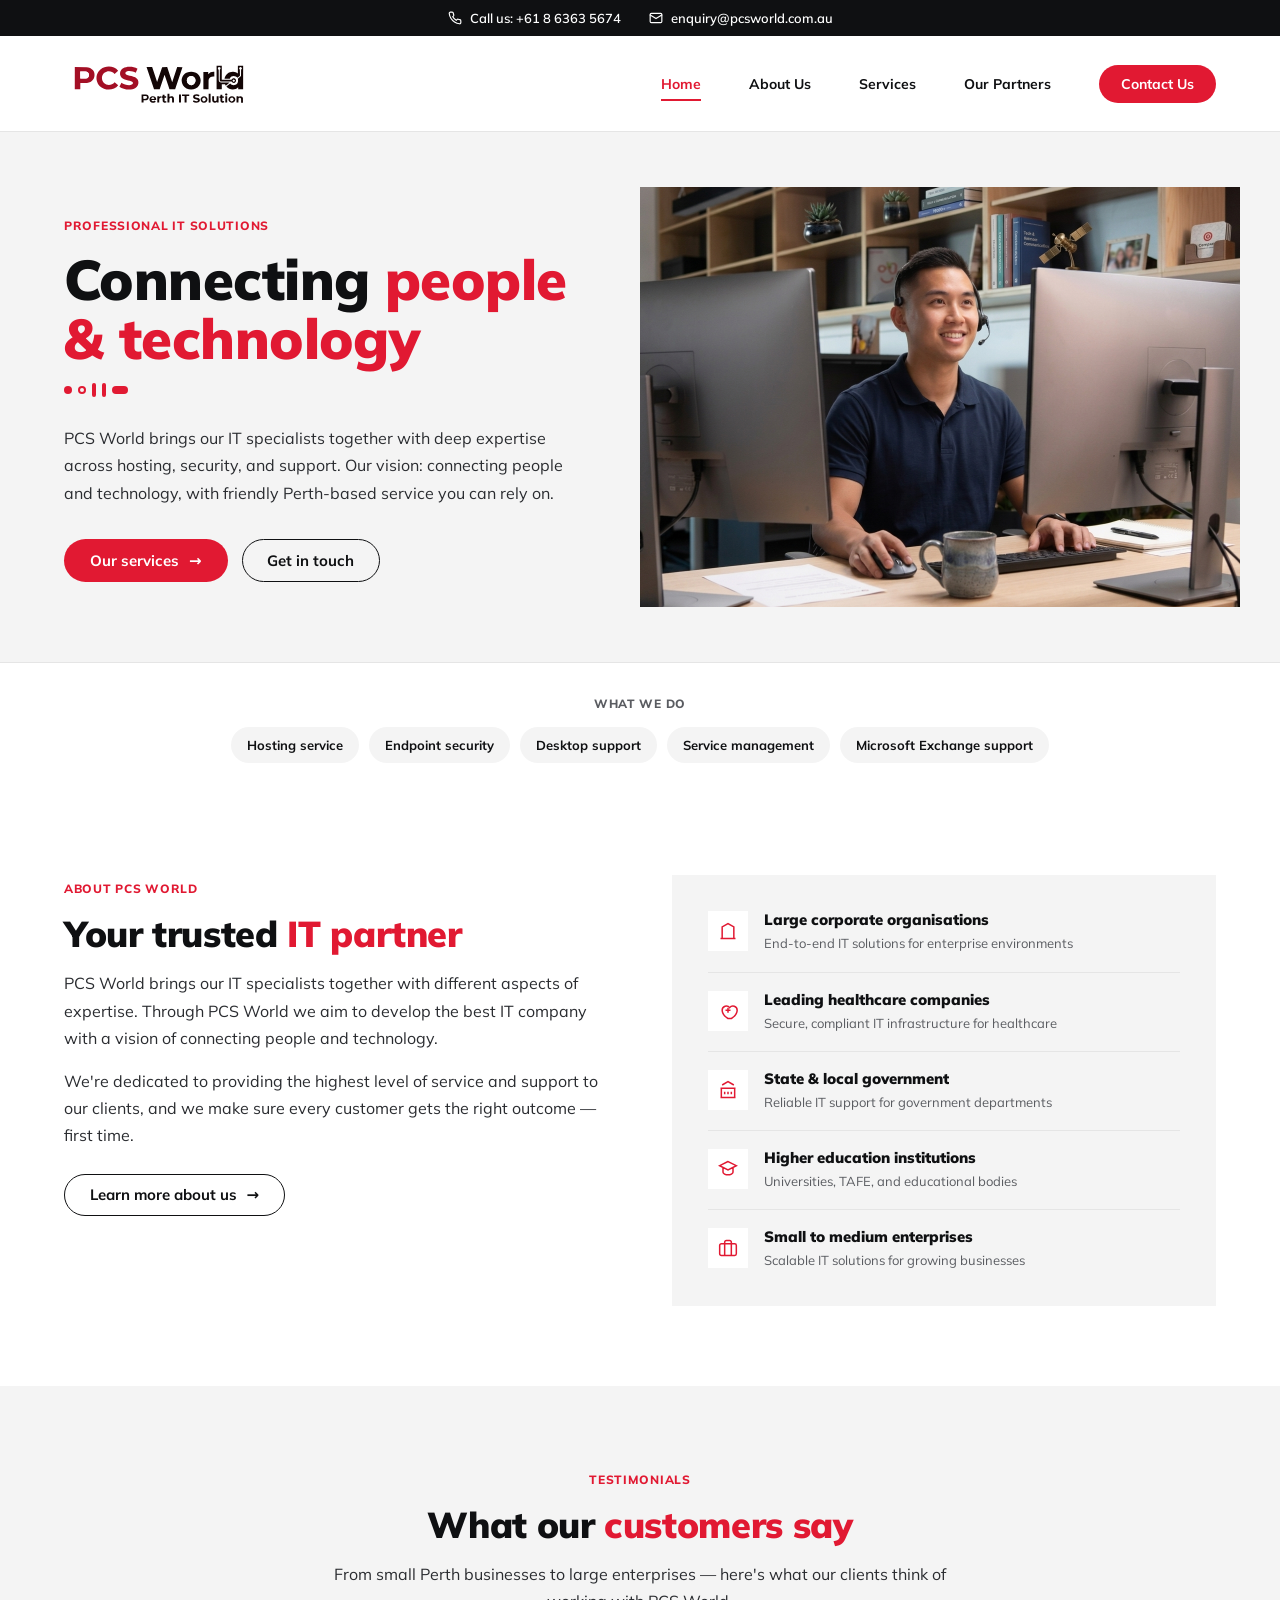
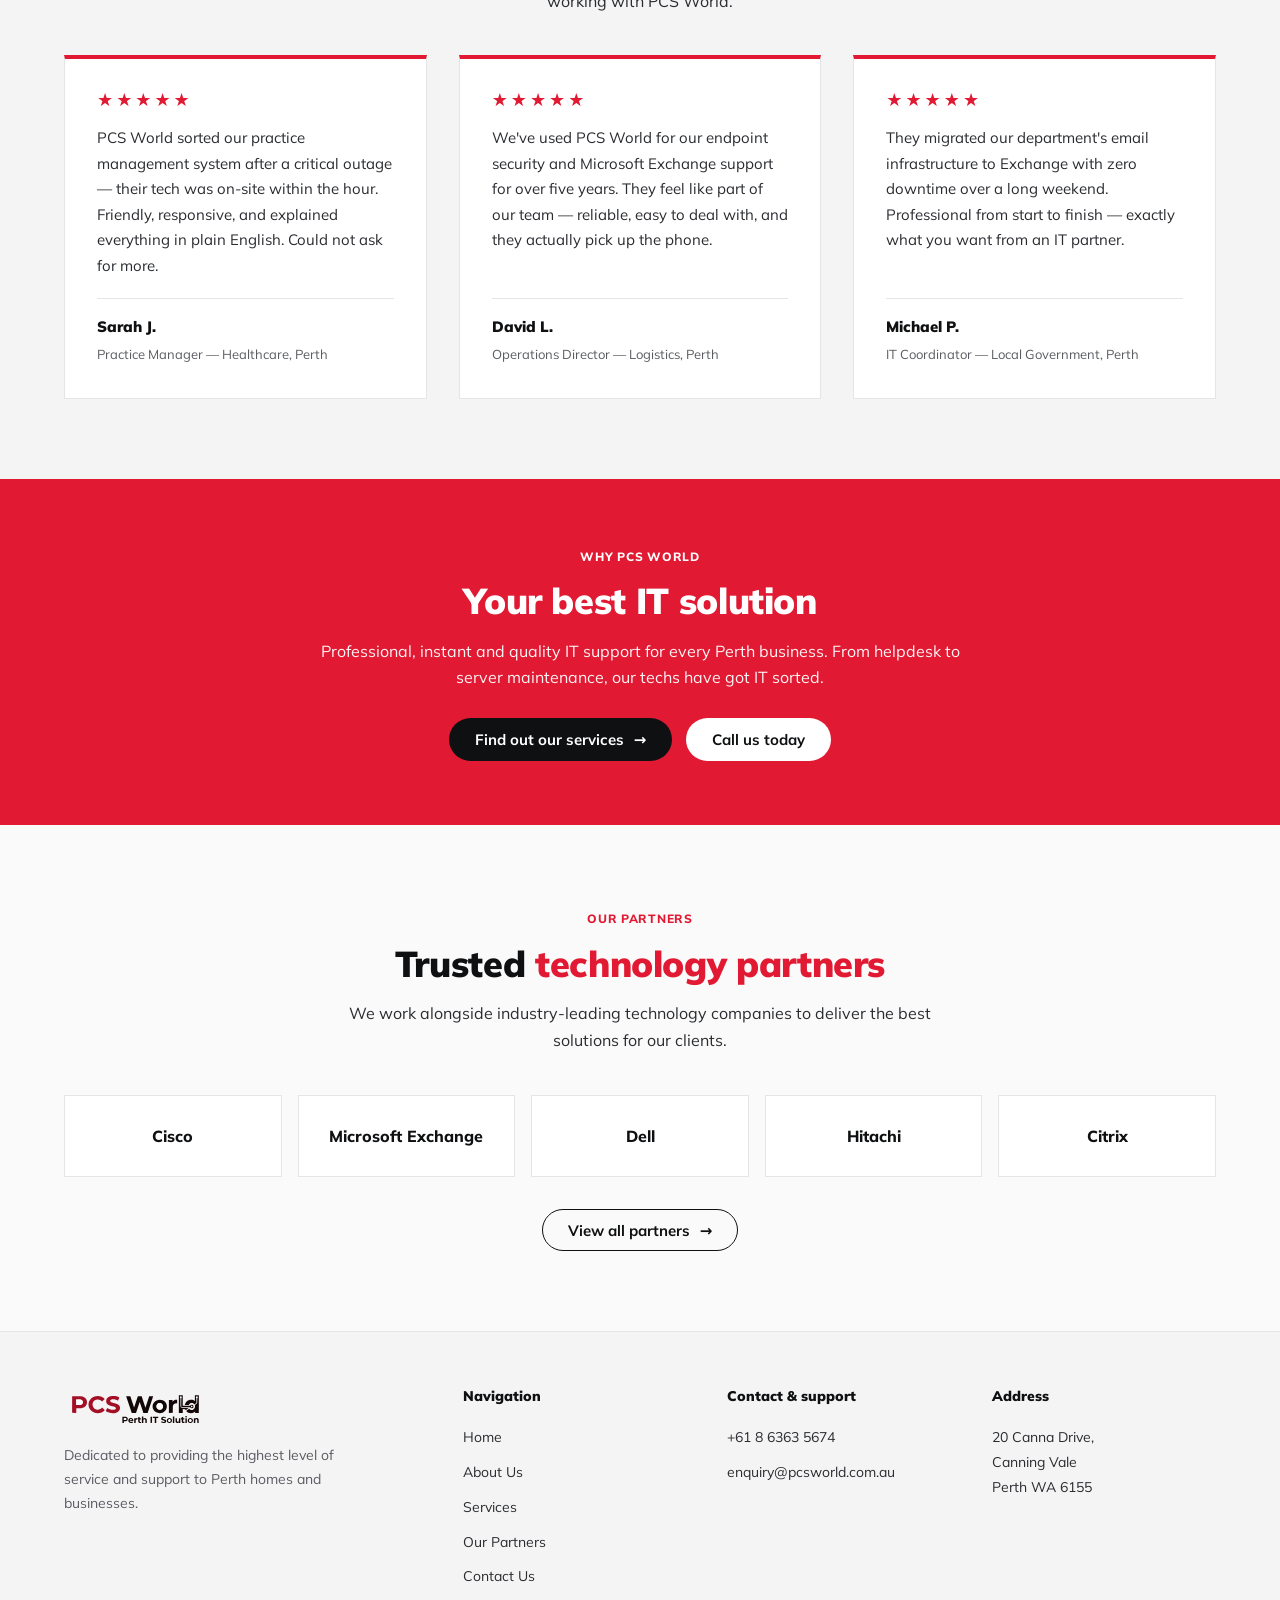
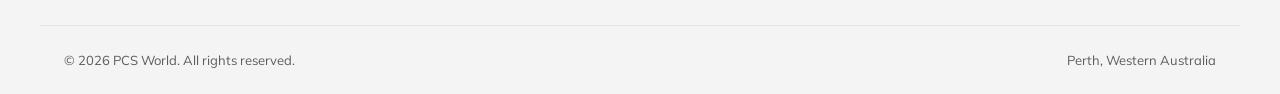
<file: index.html>
<!DOCTYPE html>
<html lang="en">
<head>
  <meta charset="UTF-8" />
  <meta name="viewport" content="width=device-width, initial-scale=1.0" />

  <title>PCS World — Expert IT Support in Perth | Hosting, Security &amp; Helpdesk</title>
  <meta name="description" content="PCS World is your local Perth IT support team. Reliable hosting, endpoint security, desktop support, service management, and Microsoft Exchange — get IT sorted today." />
  <link rel="canonical" href="https://www.pcsworld.com.au/" />

  <!-- Google Search Console verification — paste the meta tag from Search Console between the comment markers below -->
  <!-- <meta name="google-site-verification" content="YOUR_VERIFICATION_CODE_HERE" /> -->

  <!-- Open Graph -->
  <meta property="og:type" content="website" />
  <meta property="og:site_name" content="PCS World" />
  <meta property="og:title" content="PCS World — Expert IT Support in Perth" />
  <meta property="og:description" content="Your local Perth IT support team — hosting, endpoint security, desktop support, service management, and Microsoft Exchange. Get IT sorted today." />
  <meta property="og:url" content="https://www.pcsworld.com.au/" />
  <meta property="og:image" content="https://www.pcsworld.com.au/assets/man-in-headset-at-computer.png" />
  <meta property="og:locale" content="en_AU" />

  <!-- Twitter -->
  <meta name="twitter:card" content="summary_large_image" />
  <meta name="twitter:title" content="PCS World — Expert IT Support in Perth" />
  <meta name="twitter:description" content="Friendly Perth techs delivering hosting, endpoint security, helpdesk, and Microsoft Exchange support." />
  <meta name="twitter:image" content="https://www.pcsworld.com.au/assets/man-in-headset-at-computer.png" />

  <link rel="icon" href="assets/logo.svg" type="image/svg+xml" />
  <link rel="preconnect" href="https://fonts.googleapis.com" />
  <link rel="preconnect" href="https://fonts.gstatic.com" crossorigin />
  <link rel="stylesheet" href="style.css" />

  <!-- Structured data: Organization / Local business -->
  <script type="application/ld+json">
  {
    "@context": "https://schema.org",
    "@type": "ProfessionalService",
    "name": "PCS World",
    "url": "https://www.pcsworld.com.au/",
    "logo": "https://www.pcsworld.com.au/assets/logo.svg",
    "image": "https://www.pcsworld.com.au/assets/man-in-headset-at-computer.png",
    "description": "PCS World is a Perth-based IT support company providing hosting, endpoint security, desktop support, service management, and Microsoft Exchange support to businesses across Perth metro.",
    "telephone": "+61863635674",
    "email": "enquiry@pcsworld.com.au",
    "address": {
      "@type": "PostalAddress",
      "streetAddress": "20 Canna Drive",
      "addressLocality": "Canning Vale",
      "addressRegion": "WA",
      "postalCode": "6155",
      "addressCountry": "AU"
    },
    "areaServed": {
      "@type": "Place",
      "name": "Perth Metropolitan Area, Western Australia"
    },
    "priceRange": "$$"
  }
  </script>
</head>
<body>

  <!-- Topbar -->
  <div class="topbar">
    <a href="tel:+61863635674">
      <svg viewBox="0 0 24 24" fill="none" stroke="currentColor" stroke-width="2" stroke-linecap="round" stroke-linejoin="round"><path d="M22 16.92v3a2 2 0 0 1-2.18 2 19.79 19.79 0 0 1-8.63-3.07 19.5 19.5 0 0 1-6-6 19.79 19.79 0 0 1-3.07-8.67A2 2 0 0 1 4.11 2h3a2 2 0 0 1 2 1.72 12.84 12.84 0 0 0 .7 2.81 2 2 0 0 1-.45 2.11L8.09 9.91a16 16 0 0 0 6 6l1.27-1.27a2 2 0 0 1 2.11-.45 12.84 12.84 0 0 0 2.81.7A2 2 0 0 1 22 16.92z"/></svg>
      Call us: +61 8 6363 5674
    </a>
    <a href="mailto:enquiry@pcsworld.com.au">
      <svg viewBox="0 0 24 24" fill="none" stroke="currentColor" stroke-width="2" stroke-linecap="round" stroke-linejoin="round"><rect x="2" y="4" width="20" height="16" rx="2"/><path d="m22 7-10 6L2 7"/></svg>
      enquiry@pcsworld.com.au
    </a>
  </div>

  <!-- Nav -->
  <nav id="siteNav">
    <div class="nav-inner">
      <a href="index.html" class="nav-logo" aria-label="PCS World"><img src="assets/logo.svg" alt="PCS World" /></a>
      <ul class="nav-links" id="navLinks">
        <li><a href="index.html" class="active">Home</a></li>
        <li><a href="about.html">About Us</a></li>
        <li><a href="service.html">Services</a></li>
        <li><a href="partner.html">Our Partners</a></li>
        <li><a href="contact.html" class="nav-cta">Contact Us</a></li>
      </ul>
      <div class="nav-hamburger" onclick="toggleNav()"><span></span><span></span><span></span></div>
    </div>
  </nav>

  <!-- Hero -->
  <section id="hero">
    <div class="hero-grid">
      <div class="hero-copy">
        <div class="section-tag">Professional IT Solutions</div>
        <h1>Connecting <span>people &amp; technology</span></h1>
        <div class="dotbar" aria-hidden="true">
          <i class="dot"></i>
          <i class="ring"></i>
          <i class="bar"></i>
          <i class="bar"></i>
          <i class="pill"></i>
        </div>
        <p class="hero-sub">PCS World brings our IT specialists together with deep expertise across hosting, security, and support. Our vision: connecting people and technology, with friendly Perth-based service you can rely on.</p>
        <div class="hero-btns">
          <a href="service.html" class="btn btn-primary">Our services <span class="arrow">→</span></a>
          <a href="contact.html" class="btn btn-outline">Get in touch</a>
        </div>
      </div>
      <div class="hero-image" aria-hidden="true"></div>
    </div>
    <div class="hero-services">
      <div class="container">
        <div class="hero-services-label">What we do</div>
        <div class="hero-services-list">
          <span class="service-pill">Hosting service</span>
          <span class="service-pill">Endpoint security</span>
          <span class="service-pill">Desktop support</span>
          <span class="service-pill">Service management</span>
          <span class="service-pill">Microsoft Exchange support</span>
        </div>
      </div>
    </div>
  </section>

  <!-- About (home) -->
  <section id="about-home">
    <div class="container">
      <div class="about-home-grid">
        <div>
          <div class="section-tag">About PCS World</div>
          <h2>Your trusted <span>IT partner</span></h2>
          <p style="margin-bottom:1rem;">PCS World brings our IT specialists together with different aspects of expertise. Through PCS World we aim to develop the best IT company with a vision of connecting people and technology.</p>
          <p style="margin-bottom:1.5rem;">We're dedicated to providing the highest level of service and support to our clients, and we make sure every customer gets the right outcome — first time.</p>
          <a href="about.html" class="btn btn-outline">Learn more about us <span class="arrow">→</span></a>
        </div>
        <div class="about-box">
          <div class="about-item">
            <div class="about-icon">
              <svg viewBox="0 0 24 24"><path d="M3 21h18M5 21V7l7-4 7 4v14M9 9h.01M15 9h.01M9 13h.01M15 13h.01M9 17h.01M15 17h.01"/></svg>
            </div>
            <div>
              <h4>Large corporate organisations</h4>
              <p>End-to-end IT solutions for enterprise environments</p>
            </div>
          </div>
          <div class="about-item">
            <div class="about-icon">
              <svg viewBox="0 0 24 24"><path d="M12 21s-7-4.35-7-10a5 5 0 0 1 9-3 5 5 0 0 1 9 3c0 5.65-7 10-7 10z"/><path d="M12 8v6M9 11h6"/></svg>
            </div>
            <div>
              <h4>Leading healthcare companies</h4>
              <p>Secure, compliant IT infrastructure for healthcare</p>
            </div>
          </div>
          <div class="about-item">
            <div class="about-icon">
              <svg viewBox="0 0 24 24"><path d="M3 21h18M3 10h18M5 6l7-4 7 4M4 10v11M20 10v11M8 14v3M12 14v3M16 14v3"/></svg>
            </div>
            <div>
              <h4>State &amp; local government</h4>
              <p>Reliable IT support for government departments</p>
            </div>
          </div>
          <div class="about-item">
            <div class="about-icon">
              <svg viewBox="0 0 24 24"><path d="M12 3 2 8l10 5 10-5-10-5zM6 10.5V16c0 1.5 3 3 6 3s6-1.5 6-3v-5.5"/></svg>
            </div>
            <div>
              <h4>Higher education institutions</h4>
              <p>Universities, TAFE, and educational bodies</p>
            </div>
          </div>
          <div class="about-item">
            <div class="about-icon">
              <svg viewBox="0 0 24 24"><rect x="2" y="7" width="20" height="14" rx="2"/><path d="M16 21V5a2 2 0 0 0-2-2h-4a2 2 0 0 0-2 2v16"/></svg>
            </div>
            <div>
              <h4>Small to medium enterprises</h4>
              <p>Scalable IT solutions for growing businesses</p>
            </div>
          </div>
        </div>
      </div>
    </div>
  </section>

  <!-- Testimonials (loaded from assets/testimonials.json) -->
  <section class="bg-warm" id="testimonialsSection">
    <div class="container">
      <div class="text-center">
        <div class="section-tag">Testimonials</div>
        <h2>What our <span>customers say</span></h2>
        <p class="section-sub">From small Perth businesses to large enterprises — here's what our clients think of working with PCS World.</p>
      </div>
      <div class="testimonials-grid" id="testimonialsGrid"></div>
    </div>
  </section>

  <!-- Red banner CTA -->
  <section class="red-banner" style="padding-top:64px;padding-bottom:64px;">
    <div class="section-tag" style="color:#fff;">Why PCS World</div>
    <h2>Your best <span>IT solution</span></h2>
    <p>Professional, instant and quality IT support for every Perth business. From helpdesk to server maintenance, our techs have got IT sorted.</p>
    <div class="btns">
      <a href="service.html" class="btn btn-dark">Find out our services <span class="arrow">→</span></a>
      <a href="contact.html" class="btn btn-white">Call us today</a>
    </div>
  </section>

  <!-- Partners preview -->
  <section class="bg-soft">
    <div class="container text-center">
      <div class="section-tag">Our partners</div>
      <h2>Trusted <span>technology partners</span></h2>
      <p class="section-sub">We work alongside industry-leading technology companies to deliver the best solutions for our clients.</p>
      <div class="partners-grid">
        <div class="partner-card">Cisco</div>
        <div class="partner-card">Microsoft Exchange</div>
        <div class="partner-card">Dell</div>
        <div class="partner-card">Hitachi</div>
        <div class="partner-card">Citrix</div>
      </div>
      <div style="margin-top:32px;">
        <a href="partner.html" class="btn btn-outline">View all partners <span class="arrow">→</span></a>
      </div>
    </div>
  </section>

  <!-- Footer -->
  <footer>
    <div class="footer-inner">
      <div class="footer-brand">
        <a href="index.html" class="nav-logo" aria-label="PCS World"><img src="assets/logo.svg" alt="PCS World" /></a>
        <p>Dedicated to providing the highest level of service and support to Perth homes and businesses.</p>
      </div>
      <div class="footer-col">
        <h4>Navigation</h4>
        <ul>
          <li><a href="index.html">Home</a></li>
          <li><a href="about.html">About Us</a></li>
          <li><a href="service.html">Services</a></li>
          <li><a href="partner.html">Our Partners</a></li>
          <li><a href="contact.html">Contact Us</a></li>
        </ul>
      </div>
      <div class="footer-col">
        <h4>Contact &amp; support</h4>
        <ul>
          <li><a href="tel:+61863635674">+61 8 6363 5674</a></li>
          <li><a href="mailto:enquiry@pcsworld.com.au">enquiry@pcsworld.com.au</a></li>
        </ul>
      </div>
      <div class="footer-col">
        <h4>Address</h4>
        <ul>
          <li><a href="contact.html">20 Canna Drive,<br>Canning Vale<br>Perth WA 6155</a></li>
        </ul>
      </div>
    </div>
    <div class="footer-bottom">
      <span>© 2026 PCS World. All rights reserved.</span>
      <span>Perth, Western Australia</span>
    </div>
  </footer>

  <script>
    function toggleNav() {
      const isOpen = document.getElementById('navLinks').classList.toggle('open');
      document.body.classList.toggle('menu-open', isOpen);
    }
    function closeNav() {
      document.getElementById('navLinks').classList.remove('open');
      document.body.classList.remove('menu-open');
    }
    document.querySelectorAll('.nav-links a').forEach(a => a.addEventListener('click', closeNav));

    /* Shrink nav on scroll */
    const _siteNav = document.getElementById('siteNav');
    function syncNavScroll() {
      if (window.scrollY > 16) _siteNav.classList.add('is-scrolled');
      else _siteNav.classList.remove('is-scrolled');
    }
    window.addEventListener('scroll', syncNavScroll, { passive: true });
    syncNavScroll();

    /* Load testimonials from assets/testimonials.json */
    (function loadTestimonials() {
      const grid = document.getElementById('testimonialsGrid');
      const section = document.getElementById('testimonialsSection');
      const esc = s => String(s).replace(/[&<>"']/g, c => ({'&':'&amp;','<':'&lt;','>':'&gt;','"':'&quot;',"'":'&#39;'}[c]));
      fetch('assets/testimonials.json', { cache: 'no-cache' })
        .then(r => { if (!r.ok) throw new Error('HTTP ' + r.status); return r.json(); })
        .then(items => {
          if (!Array.isArray(items) || items.length === 0) {
            section.style.display = 'none';
            return;
          }
          if (items.length > 3) grid.classList.add('testimonials-grid--scroll');
          grid.innerHTML = items.map(t => {
            const r = Math.max(0, Math.min(5, Number(t.rating) || 5));
            const filled = '★'.repeat(r);
            const empty = '★'.repeat(5 - r);
            return `
              <div class="testimonial">
                <div class="testimonial-stars" aria-label="${r} out of 5 stars"><span class="filled">${filled}</span><span class="empty">${empty}</span></div>
                <p class="testimonial-quote">${esc(t.quote)}</p>
                <div class="testimonial-author">
                  <strong>${esc(t.name)}</strong>
                  <span>${esc(t.title)}</span>
                </div>
              </div>`;
          }).join('');
        })
        .catch(err => {
          console.warn('Could not load testimonials.json:', err);
          section.style.display = 'none';
        });
    })();
  </script>
</body>
</html>
</file>
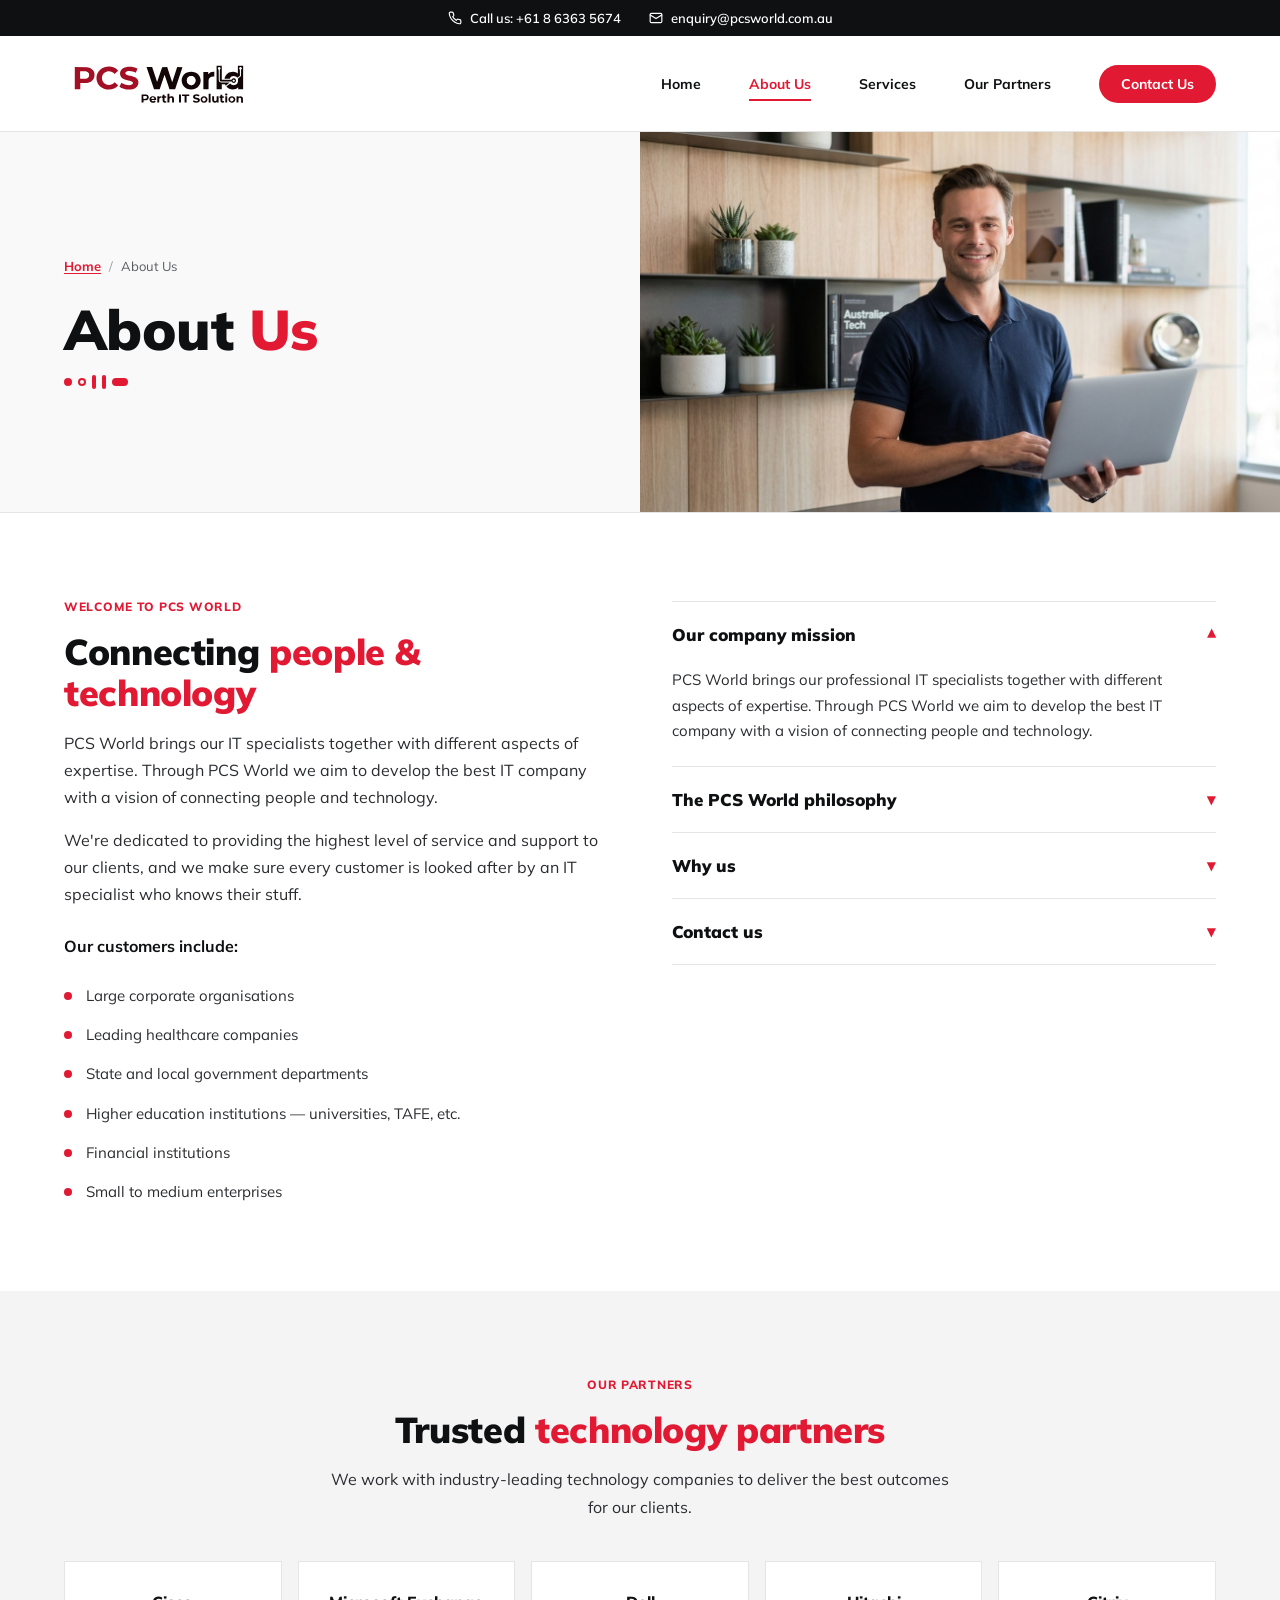
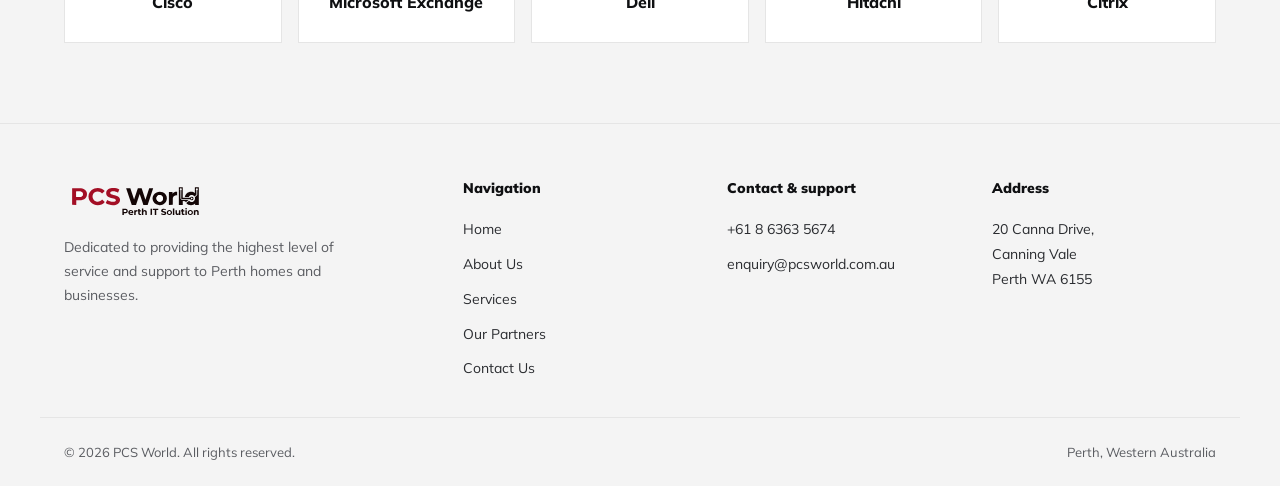
<file: about.html>
<!DOCTYPE html>
<html lang="en">
<head>
  <meta charset="UTF-8" />
  <meta name="viewport" content="width=device-width, initial-scale=1.0" />

  <title>About PCS World — Your Trusted Perth IT Partner</title>
  <meta name="description" content="Meet PCS World — an independent Perth-based IT support team serving healthcare, government, education, finance, and SMEs across the Perth metro area." />
  <link rel="canonical" href="https://www.pcsworld.com.au/about.html" />

  <!-- Open Graph -->
  <meta property="og:type" content="website" />
  <meta property="og:site_name" content="PCS World" />
  <meta property="og:title" content="About PCS World — Your Trusted Perth IT Partner" />
  <meta property="og:description" content="Independent Perth-based IT support serving healthcare, government, education, finance, and SMEs across Perth metro." />
  <meta property="og:url" content="https://www.pcsworld.com.au/about.html" />
  <meta property="og:image" content="https://www.pcsworld.com.au/assets/man-in-headset-at-computer.png" />
  <meta property="og:locale" content="en_AU" />

  <!-- Twitter -->
  <meta name="twitter:card" content="summary_large_image" />
  <meta name="twitter:title" content="About PCS World — Your Trusted Perth IT Partner" />
  <meta name="twitter:description" content="Independent Perth-based IT support serving healthcare, government, education, finance, and SMEs across Perth metro." />
  <meta name="twitter:image" content="https://www.pcsworld.com.au/assets/man-in-headset-at-computer.png" />

  <link rel="icon" href="assets/logo.svg" type="image/svg+xml" />
  <link rel="preconnect" href="https://fonts.googleapis.com" />
  <link rel="preconnect" href="https://fonts.gstatic.com" crossorigin />
  <link rel="stylesheet" href="style.css" />

  <!-- Structured data: Breadcrumbs -->
  <script type="application/ld+json">
  {
    "@context": "https://schema.org",
    "@type": "BreadcrumbList",
    "itemListElement": [
      { "@type": "ListItem", "position": 1, "name": "Home", "item": "https://www.pcsworld.com.au/" },
      { "@type": "ListItem", "position": 2, "name": "About Us", "item": "https://www.pcsworld.com.au/about.html" }
    ]
  }
  </script>
</head>
<body>

  <!-- Topbar -->
  <div class="topbar">
    <a href="tel:+61863635674">
      <svg viewBox="0 0 24 24" fill="none" stroke="currentColor" stroke-width="2" stroke-linecap="round" stroke-linejoin="round"><path d="M22 16.92v3a2 2 0 0 1-2.18 2 19.79 19.79 0 0 1-8.63-3.07 19.5 19.5 0 0 1-6-6 19.79 19.79 0 0 1-3.07-8.67A2 2 0 0 1 4.11 2h3a2 2 0 0 1 2 1.72 12.84 12.84 0 0 0 .7 2.81 2 2 0 0 1-.45 2.11L8.09 9.91a16 16 0 0 0 6 6l1.27-1.27a2 2 0 0 1 2.11-.45 12.84 12.84 0 0 0 2.81.7A2 2 0 0 1 22 16.92z"/></svg>
      Call us: +61 8 6363 5674
    </a>
    <a href="mailto:enquiry@pcsworld.com.au">
      <svg viewBox="0 0 24 24" fill="none" stroke="currentColor" stroke-width="2" stroke-linecap="round" stroke-linejoin="round"><rect x="2" y="4" width="20" height="16" rx="2"/><path d="m22 7-10 6L2 7"/></svg>
      enquiry@pcsworld.com.au
    </a>
  </div>

  <!-- Nav -->
  <nav id="siteNav">
    <div class="nav-inner">
      <a href="index.html" class="nav-logo" aria-label="PCS World"><img src="assets/logo.svg" alt="PCS World" /></a>
      <ul class="nav-links" id="navLinks">
        <li><a href="index.html">Home</a></li>
        <li><a href="about.html" class="active">About Us</a></li>
        <li><a href="service.html">Services</a></li>
        <li><a href="partner.html">Our Partners</a></li>
        <li><a href="contact.html" class="nav-cta">Contact Us</a></li>
      </ul>
      <div class="nav-hamburger" onclick="toggleNav()"><span></span><span></span><span></span></div>
    </div>
  </nav>

  <!-- Page Hero -->
  <div class="page-hero page-hero--with-image">
    <div class="page-hero__copy">
      <div class="breadcrumb"><a href="index.html">Home</a><span class="sep">/</span>About Us</div>
      <h1>About <span>Us</span></h1>
      <div class="dotbar" aria-hidden="true">
        <i class="dot"></i>
        <i class="ring"></i>
        <i class="bar"></i>
        <i class="bar"></i>
        <i class="pill"></i>
      </div>
    </div>
    <div class="page-hero__media" style="background-image: url('assets/smiling-man-with-laptop.png');" aria-hidden="true"></div>
  </div>

  <!-- Main Content -->
  <section>
    <div class="container">
      <div class="about-grid">
        <!-- Left: Welcome text -->
        <div>
          <div class="section-tag">Welcome to PCS World</div>
          <h2>Connecting <span>people &amp; technology</span></h2>
          <p style="margin-bottom:1rem;">PCS World brings our IT specialists together with different aspects of expertise. Through PCS World we aim to develop the best IT company with a vision of connecting people and technology.</p>
          <p style="margin-bottom:1.5rem;">We're dedicated to providing the highest level of service and support to our clients, and we make sure every customer is looked after by an IT specialist who knows their stuff.</p>
          <p style="font-weight:700;color:var(--pcs-ink);margin-bottom:0.5rem;">Our customers include:</p>
          <ul class="customers-list">
            <li>Large corporate organisations</li>
            <li>Leading healthcare companies</li>
            <li>State and local government departments</li>
            <li>Higher education institutions — universities, TAFE, etc.</li>
            <li>Financial institutions</li>
            <li>Small to medium enterprises</li>
          </ul>
        </div>

        <!-- Right: Accordion -->
        <div>
          <div class="accordion">

            <div class="accordion-item open" id="acc1">
              <button type="button" class="accordion-header" onclick="toggleAcc('acc1')">
                Our company mission
                <span class="accordion-arrow">▼</span>
              </button>
              <div class="accordion-body">
                <p>PCS World brings our professional IT specialists together with different aspects of expertise. Through PCS World we aim to develop the best IT company with a vision of connecting people and technology.</p>
              </div>
            </div>

            <div class="accordion-item" id="acc2">
              <button type="button" class="accordion-header" onclick="toggleAcc('acc2')">
                The PCS World philosophy
                <span class="accordion-arrow">▼</span>
              </button>
              <div class="accordion-body">
                <p>We treat technology as the tool that brings you success and maximises your return on investment. Tech should work for you — not the other way around.</p>
              </div>
            </div>

            <div class="accordion-item" id="acc3">
              <button type="button" class="accordion-header" onclick="toggleAcc('acc3')">
                Why us
                <span class="accordion-arrow">▼</span>
              </button>
              <div class="accordion-body">
                <p>Our consultants build security solutions that fit the way your company already works. We make sure every endpoint device on your network has full protection — giving your team a virus and threat-free environment to grow the business.</p>
              </div>
            </div>

            <div class="accordion-item" id="acc4">
              <button type="button" class="accordion-header" onclick="toggleAcc('acc4')">
                Contact us
                <span class="accordion-arrow">▼</span>
              </button>
              <div class="accordion-body">
                <p><strong>Phone:</strong> +61 8 6363 5674<br>
                   <strong>Email:</strong> enquiry@pcsworld.com.au<br>
                   <strong>Address:</strong> 20 Canna Drive, Canning Vale Perth WA 6155</p>
                <p style="margin-top:14px;">
                  <a href="contact.html" class="btn btn-primary">Get in touch <span class="arrow">→</span></a>
                </p>
              </div>
            </div>

          </div>
        </div>
      </div>
    </div>
  </section>

  <!-- Partners -->
  <section class="bg-warm">
    <div class="container text-center">
      <div class="section-tag">Our partners</div>
      <h2>Trusted <span>technology partners</span></h2>
      <p class="section-sub">We work with industry-leading technology companies to deliver the best outcomes for our clients.</p>
      <div class="partners-grid">
        <div class="partner-card">Cisco</div>
        <div class="partner-card">Microsoft Exchange</div>
        <div class="partner-card">Dell</div>
        <div class="partner-card">Hitachi</div>
        <div class="partner-card">Citrix</div>
      </div>
    </div>
  </section>

  <!-- Footer -->
  <footer>
    <div class="footer-inner">
      <div class="footer-brand">
        <a href="index.html" class="nav-logo" aria-label="PCS World"><img src="assets/logo.svg" alt="PCS World" /></a>
        <p>Dedicated to providing the highest level of service and support to Perth homes and businesses.</p>
      </div>
      <div class="footer-col">
        <h4>Navigation</h4>
        <ul>
          <li><a href="index.html">Home</a></li>
          <li><a href="about.html">About Us</a></li>
          <li><a href="service.html">Services</a></li>
          <li><a href="partner.html">Our Partners</a></li>
          <li><a href="contact.html">Contact Us</a></li>
        </ul>
      </div>
      <div class="footer-col">
        <h4>Contact &amp; support</h4>
        <ul>
          <li><a href="tel:+61863635674">+61 8 6363 5674</a></li>
          <li><a href="mailto:enquiry@pcsworld.com.au">enquiry@pcsworld.com.au</a></li>
        </ul>
      </div>
      <div class="footer-col">
        <h4>Address</h4>
        <ul>
          <li><a href="contact.html">20 Canna Drive,<br>Canning Vale<br>Perth WA 6155</a></li>
        </ul>
      </div>
    </div>
    <div class="footer-bottom">
      <span>© 2026 PCS World. All rights reserved.</span>
      <span>Perth, Western Australia</span>
    </div>
  </footer>

  <script>
    function toggleNav() {
      const isOpen = document.getElementById('navLinks').classList.toggle('open');
      document.body.classList.toggle('menu-open', isOpen);
    }
    function closeNav() {
      document.getElementById('navLinks').classList.remove('open');
      document.body.classList.remove('menu-open');
    }
    document.querySelectorAll('.nav-links a').forEach(a => a.addEventListener('click', closeNav));

    /* Shrink nav on scroll */
    const _siteNav = document.getElementById('siteNav');
    function syncNavScroll() {
      if (window.scrollY > 16) _siteNav.classList.add('is-scrolled');
      else _siteNav.classList.remove('is-scrolled');
    }
    window.addEventListener('scroll', syncNavScroll, { passive: true });
    syncNavScroll();

    function toggleAcc(id) {
      const item = document.getElementById(id);
      const isOpen = item.classList.contains('open');
      document.querySelectorAll('.accordion-item').forEach(i => i.classList.remove('open'));
      if (!isOpen) item.classList.add('open');
    }
  </script>
</body>
</html>
</file>
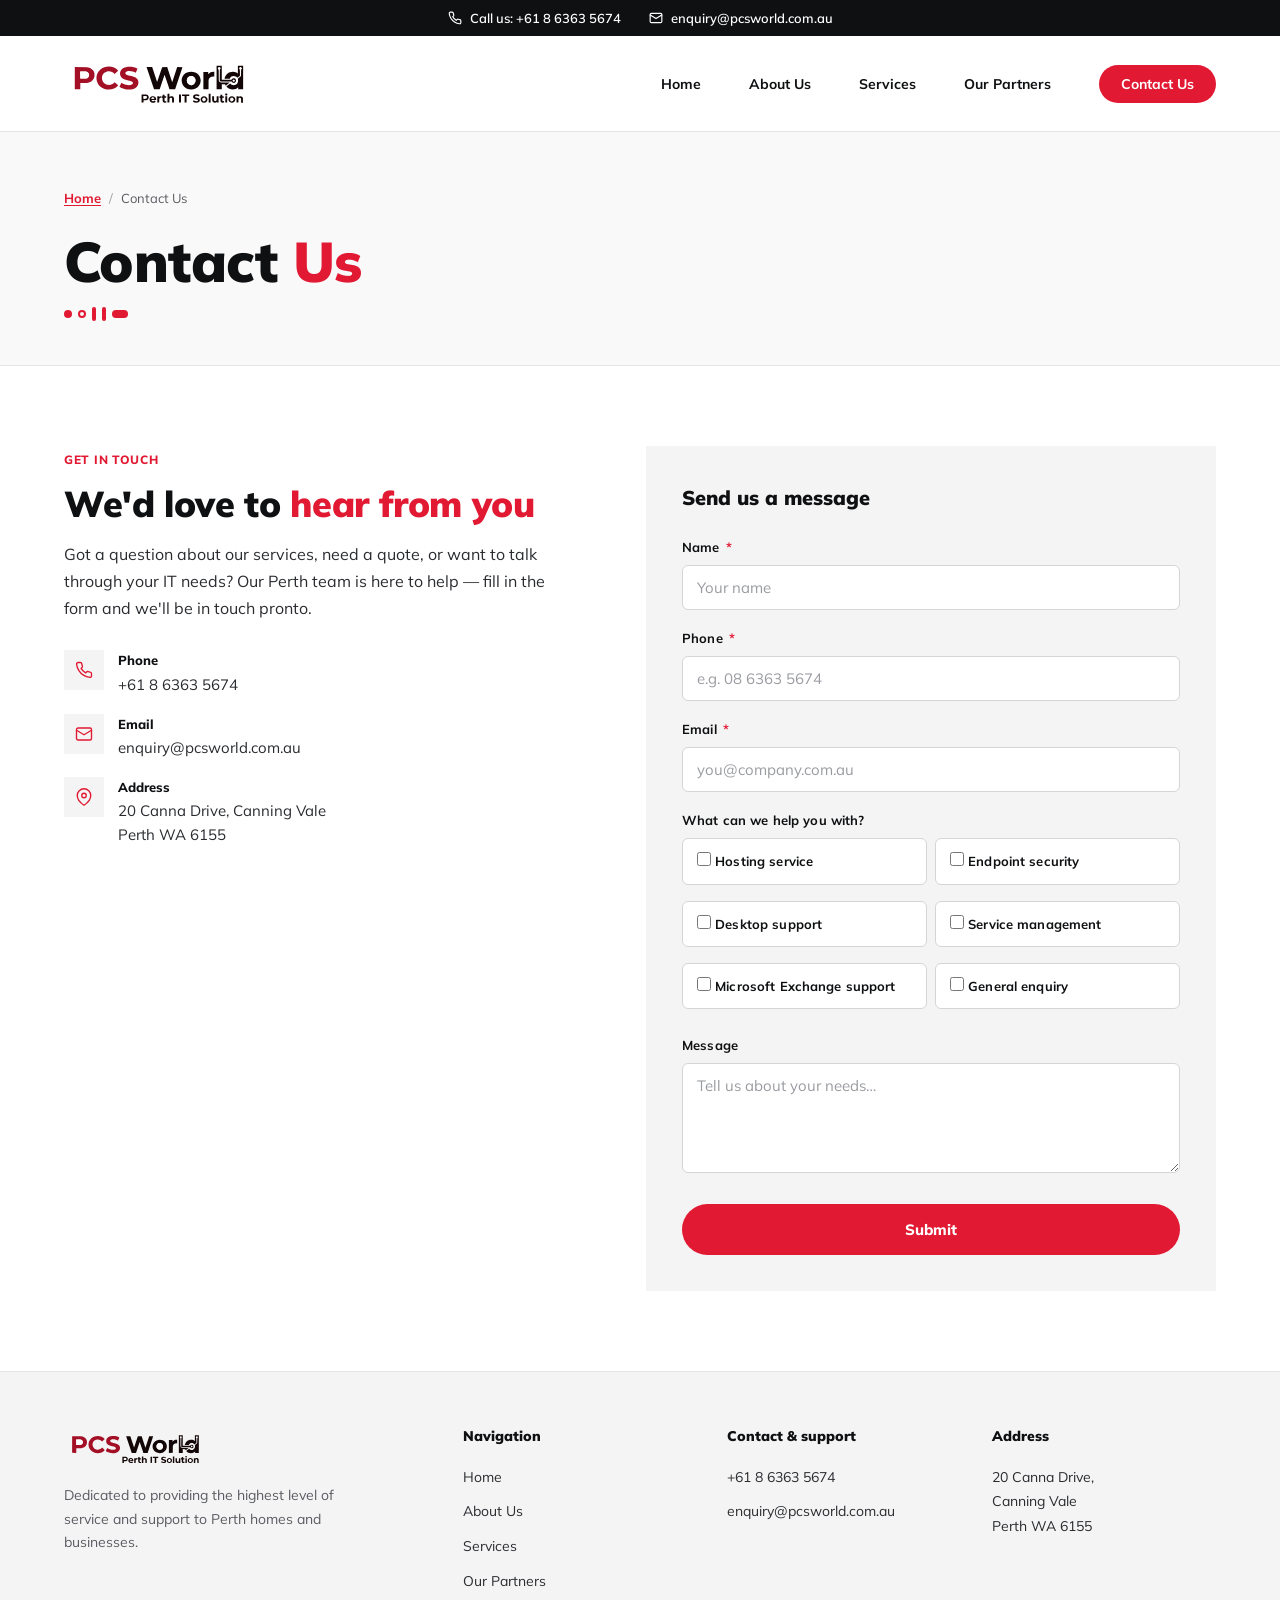
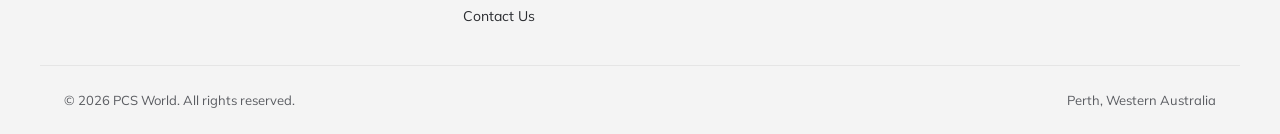
<file: contact.html>
<!DOCTYPE html>
<html lang="en">
<head>
  <meta charset="UTF-8" />
  <meta name="viewport" content="width=device-width, initial-scale=1.0" />

  <title>Contact PCS World — Perth IT Support | Get a Free Quote</title>
  <meta name="description" content="Get in touch with PCS World — Perth-based IT support. Call +61 8 6363 5674, email enquiry@pcsworld.com.au, or send us a message and we'll be in touch pronto." />
  <link rel="canonical" href="https://www.pcsworld.com.au/contact.html" />

  <!-- Open Graph -->
  <meta property="og:type" content="website" />
  <meta property="og:site_name" content="PCS World" />
  <meta property="og:title" content="Contact PCS World — Perth IT Support" />
  <meta property="og:description" content="Get in touch with our Perth-based IT support team. Call, email or send us a message and we'll be in touch pronto." />
  <meta property="og:url" content="https://www.pcsworld.com.au/contact.html" />
  <meta property="og:image" content="https://www.pcsworld.com.au/assets/man-in-headset-at-computer.png" />
  <meta property="og:locale" content="en_AU" />

  <!-- Twitter -->
  <meta name="twitter:card" content="summary_large_image" />
  <meta name="twitter:title" content="Contact PCS World — Perth IT Support" />
  <meta name="twitter:description" content="Call, email, or send a message — our Perth IT team will be in touch pronto." />
  <meta name="twitter:image" content="https://www.pcsworld.com.au/assets/man-in-headset-at-computer.png" />

  <link rel="icon" href="assets/logo.svg" type="image/svg+xml" />
  <link rel="preconnect" href="https://fonts.googleapis.com" />
  <link rel="preconnect" href="https://fonts.gstatic.com" crossorigin />
  <link rel="stylesheet" href="style.css" />
  <script src="https://challenges.cloudflare.com/turnstile/v0/api.js" async defer></script>

  <!-- Structured data: Breadcrumbs -->
  <script type="application/ld+json">
  {
    "@context": "https://schema.org",
    "@type": "BreadcrumbList",
    "itemListElement": [
      { "@type": "ListItem", "position": 1, "name": "Home", "item": "https://www.pcsworld.com.au/" },
      { "@type": "ListItem", "position": 2, "name": "Contact Us", "item": "https://www.pcsworld.com.au/contact.html" }
    ]
  }
  </script>

  <!-- Structured data: ContactPage -->
  <script type="application/ld+json">
  {
    "@context": "https://schema.org",
    "@type": "ContactPage",
    "name": "Contact PCS World",
    "url": "https://www.pcsworld.com.au/contact.html",
    "mainEntity": {
      "@type": "ProfessionalService",
      "name": "PCS World",
      "telephone": "+61863635674",
      "email": "enquiry@pcsworld.com.au",
      "address": {
        "@type": "PostalAddress",
        "streetAddress": "20 Canna Drive",
        "addressLocality": "Canning Vale",
        "addressRegion": "WA",
        "postalCode": "6155",
        "addressCountry": "AU"
      }
    }
  }
  </script>
</head>
<body>

  <!-- Topbar -->
  <div class="topbar">
    <a href="tel:+61863635674">
      <svg viewBox="0 0 24 24" fill="none" stroke="currentColor" stroke-width="2" stroke-linecap="round" stroke-linejoin="round"><path d="M22 16.92v3a2 2 0 0 1-2.18 2 19.79 19.79 0 0 1-8.63-3.07 19.5 19.5 0 0 1-6-6 19.79 19.79 0 0 1-3.07-8.67A2 2 0 0 1 4.11 2h3a2 2 0 0 1 2 1.72 12.84 12.84 0 0 0 .7 2.81 2 2 0 0 1-.45 2.11L8.09 9.91a16 16 0 0 0 6 6l1.27-1.27a2 2 0 0 1 2.11-.45 12.84 12.84 0 0 0 2.81.7A2 2 0 0 1 22 16.92z"/></svg>
      Call us: +61 8 6363 5674
    </a>
    <a href="mailto:enquiry@pcsworld.com.au">
      <svg viewBox="0 0 24 24" fill="none" stroke="currentColor" stroke-width="2" stroke-linecap="round" stroke-linejoin="round"><rect x="2" y="4" width="20" height="16" rx="2"/><path d="m22 7-10 6L2 7"/></svg>
      enquiry@pcsworld.com.au
    </a>
  </div>

  <!-- Nav -->
  <nav id="siteNav">
    <div class="nav-inner">
      <a href="index.html" class="nav-logo" aria-label="PCS World"><img src="assets/logo.svg" alt="PCS World" /></a>
      <ul class="nav-links" id="navLinks">
        <li><a href="index.html">Home</a></li>
        <li><a href="about.html">About Us</a></li>
        <li><a href="service.html">Services</a></li>
        <li><a href="partner.html">Our Partners</a></li>
        <li><a href="contact.html" class="nav-cta active">Contact Us</a></li>
      </ul>
      <div class="nav-hamburger" onclick="toggleNav()"><span></span><span></span><span></span></div>
    </div>
  </nav>

  <!-- Page Hero -->
  <div class="page-hero">
    <div class="container">
      <div class="breadcrumb"><a href="index.html">Home</a><span class="sep">/</span>Contact Us</div>
      <h1>Contact <span>Us</span></h1>
      <div class="dotbar" aria-hidden="true">
        <i class="dot"></i>
        <i class="ring"></i>
        <i class="bar"></i>
        <i class="bar"></i>
        <i class="pill"></i>
      </div>
    </div>
  </div>

  <!-- Contact Section -->
  <section>
    <div class="container">
      <div class="contact-grid">

        <!-- Left: Contact Info -->
        <div>
          <div class="section-tag">Get in touch</div>
          <h2>We'd love to <span>hear from you</span></h2>
          <p style="margin-bottom:1.5rem;">Got a question about our services, need a quote, or want to talk through your IT needs? Our Perth team is here to help — fill in the form and we'll be in touch pronto.</p>

          <div class="contact-details">
            <div class="contact-detail">
              <div class="contact-icon">
                <svg viewBox="0 0 24 24" fill="none" stroke="currentColor" stroke-width="1.8" stroke-linecap="round" stroke-linejoin="round"><path d="M22 16.92v3a2 2 0 0 1-2.18 2 19.79 19.79 0 0 1-8.63-3.07 19.5 19.5 0 0 1-6-6 19.79 19.79 0 0 1-3.07-8.67A2 2 0 0 1 4.11 2h3a2 2 0 0 1 2 1.72 12.84 12.84 0 0 0 .7 2.81 2 2 0 0 1-.45 2.11L8.09 9.91a16 16 0 0 0 6 6l1.27-1.27a2 2 0 0 1 2.11-.45 12.84 12.84 0 0 0 2.81.7A2 2 0 0 1 22 16.92z"/></svg>
              </div>
              <div>
                <strong>Phone</strong>
                <a href="tel:+61863635674">+61 8 6363 5674</a>
              </div>
            </div>
            <div class="contact-detail">
              <div class="contact-icon">
                <svg viewBox="0 0 24 24" fill="none" stroke="currentColor" stroke-width="1.8" stroke-linecap="round" stroke-linejoin="round"><rect x="2" y="4" width="20" height="16" rx="2"/><path d="m22 7-10 6L2 7"/></svg>
              </div>
              <div>
                <strong>Email</strong>
                <a href="mailto:enquiry@pcsworld.com.au">enquiry@pcsworld.com.au</a>
              </div>
            </div>
            <div class="contact-detail">
              <div class="contact-icon">
                <svg viewBox="0 0 24 24" fill="none" stroke="currentColor" stroke-width="1.8" stroke-linecap="round" stroke-linejoin="round"><path d="M21 10c0 7-9 13-9 13s-9-6-9-13a9 9 0 0 1 18 0z"/><circle cx="12" cy="10" r="3"/></svg>
              </div>
              <div>
                <strong>Address</strong>
                20 Canna Drive, Canning Vale<br>Perth WA 6155
              </div>
            </div>
          </div>
        </div>

        <!-- Right: Form (Conversion Hive — JS fetch submission) -->
        <div class="form-wrap">
          <div class="form-title">Send us a message</div>

          <form id="ch-form">
            <div class="form-group">
              <label for="f-first_name">Name <span class="req">*</span></label>
              <input type="text" id="f-first_name" name="first_name" required placeholder="Your name" />
            </div>

            <div class="form-group">
              <label for="f-phone">Phone <span class="req">*</span></label>
              <input type="tel" id="f-phone" name="phone" required placeholder="e.g. 08 6363 5674" />
            </div>

            <div class="form-group">
              <label for="f-email">Email <span class="req">*</span></label>
              <input type="email" id="f-email" name="email" required placeholder="you@company.com.au" />
            </div>

            <div class="form-group">
              <label>What can we help you with?</label>
              <div class="service-checks">
                <label class="check-label">
                  <input type="checkbox" name="select_your_preferred_service_type" value="Hosting Service" />
                  Hosting service
                </label>
                <label class="check-label">
                  <input type="checkbox" name="select_your_preferred_service_type" value="Endpoint Security" />
                  Endpoint security
                </label>
                <label class="check-label">
                  <input type="checkbox" name="select_your_preferred_service_type" value="Desktop Support" />
                  Desktop support
                </label>
                <label class="check-label">
                  <input type="checkbox" name="select_your_preferred_service_type" value="Service Management" />
                  Service management
                </label>
                <label class="check-label">
                  <input type="checkbox" name="select_your_preferred_service_type" value="Microsoft Exchange Support" />
                  Microsoft Exchange support
                </label>
                <label class="check-label">
                  <input type="checkbox" name="select_your_preferred_service_type" value="General Enquiry" />
                  General enquiry
                </label>
              </div>
            </div>

            <div class="form-group">
              <label for="f-messages">Message</label>
              <textarea id="f-messages" name="messages" rows="4" placeholder="Tell us about your needs…"></textarea>
            </div>

            <!-- Honeypot — leave hidden, catches bots -->
            <input type="hidden" name="_hp_website" style="display:none" tabindex="-1" autocomplete="off" />

            <!-- Cloudflare Turnstile (bot check) -->
            <div class="cf-turnstile" data-sitekey="0x4AAAAAADAzxmOxSCFYVD7i" style="margin:1rem 0;"></div>

            <button type="submit" class="btn-submit">Submit</button>
          </form>
        </div>

      </div>
    </div>
  </section>

  <!-- Footer -->
  <footer>
    <div class="footer-inner">
      <div class="footer-brand">
        <a href="index.html" class="nav-logo" aria-label="PCS World"><img src="assets/logo.svg" alt="PCS World" /></a>
        <p>Dedicated to providing the highest level of service and support to Perth homes and businesses.</p>
      </div>
      <div class="footer-col">
        <h4>Navigation</h4>
        <ul>
          <li><a href="index.html">Home</a></li>
          <li><a href="about.html">About Us</a></li>
          <li><a href="service.html">Services</a></li>
          <li><a href="partner.html">Our Partners</a></li>
          <li><a href="contact.html">Contact Us</a></li>
        </ul>
      </div>
      <div class="footer-col">
        <h4>Contact &amp; support</h4>
        <ul>
          <li><a href="tel:+61863635674">+61 8 6363 5674</a></li>
          <li><a href="mailto:enquiry@pcsworld.com.au">enquiry@pcsworld.com.au</a></li>
        </ul>
      </div>
      <div class="footer-col">
        <h4>Address</h4>
        <ul>
          <li><a href="contact.html">20 Canna Drive,<br>Canning Vale<br>Perth WA 6155</a></li>
        </ul>
      </div>
    </div>
    <div class="footer-bottom">
      <span>© 2026 PCS World. All rights reserved.</span>
      <span>Perth, Western Australia</span>
    </div>
  </footer>

  <script>
    function toggleNav() {
      const isOpen = document.getElementById('navLinks').classList.toggle('open');
      document.body.classList.toggle('menu-open', isOpen);
    }
    function closeNav() {
      document.getElementById('navLinks').classList.remove('open');
      document.body.classList.remove('menu-open');
    }
    document.querySelectorAll('.nav-links a').forEach(a => a.addEventListener('click', closeNav));

    /* Shrink nav on scroll */
    const _siteNav = document.getElementById('siteNav');
    function syncNavScroll() {
      if (window.scrollY > 16) _siteNav.classList.add('is-scrolled');
      else _siteNav.classList.remove('is-scrolled');
    }
    window.addEventListener('scroll', syncNavScroll, { passive: true });
    syncNavScroll();

    /* ── Form submission (Conversion Hive) ── */
    document.getElementById('ch-form').addEventListener('submit', async function(e) {
      e.preventDefault();
      var btn = e.target.querySelector('button[type=submit]');
      btn.disabled = true;
      try {
        var data = Object.fromEntries(new FormData(e.target));
        var res = await fetch('https://forms.conversionhive.au/submit/cli_eslg4u9j', {
          method: 'POST',
          headers: { 'Content-Type': 'application/json' },
          body: JSON.stringify(data),
        });
        var json = await res.json();
        if (json.ok) {
          if (json.redirect_url) { window.location.href = json.redirect_url; return; }
          e.target.outerHTML = '<p style="text-align:center;padding:2rem 0;color:var(--pcs-ink);font-weight:700;">Thanks for your submission. We\'ll be in touch pronto.</p>';
        } else {
          alert(json.error || 'Submission failed');
          btn.disabled = false;
        }
      } catch (err) {
        alert('Network error');
        btn.disabled = false;
      }
    });
  </script>
</body>
</html>
</file>
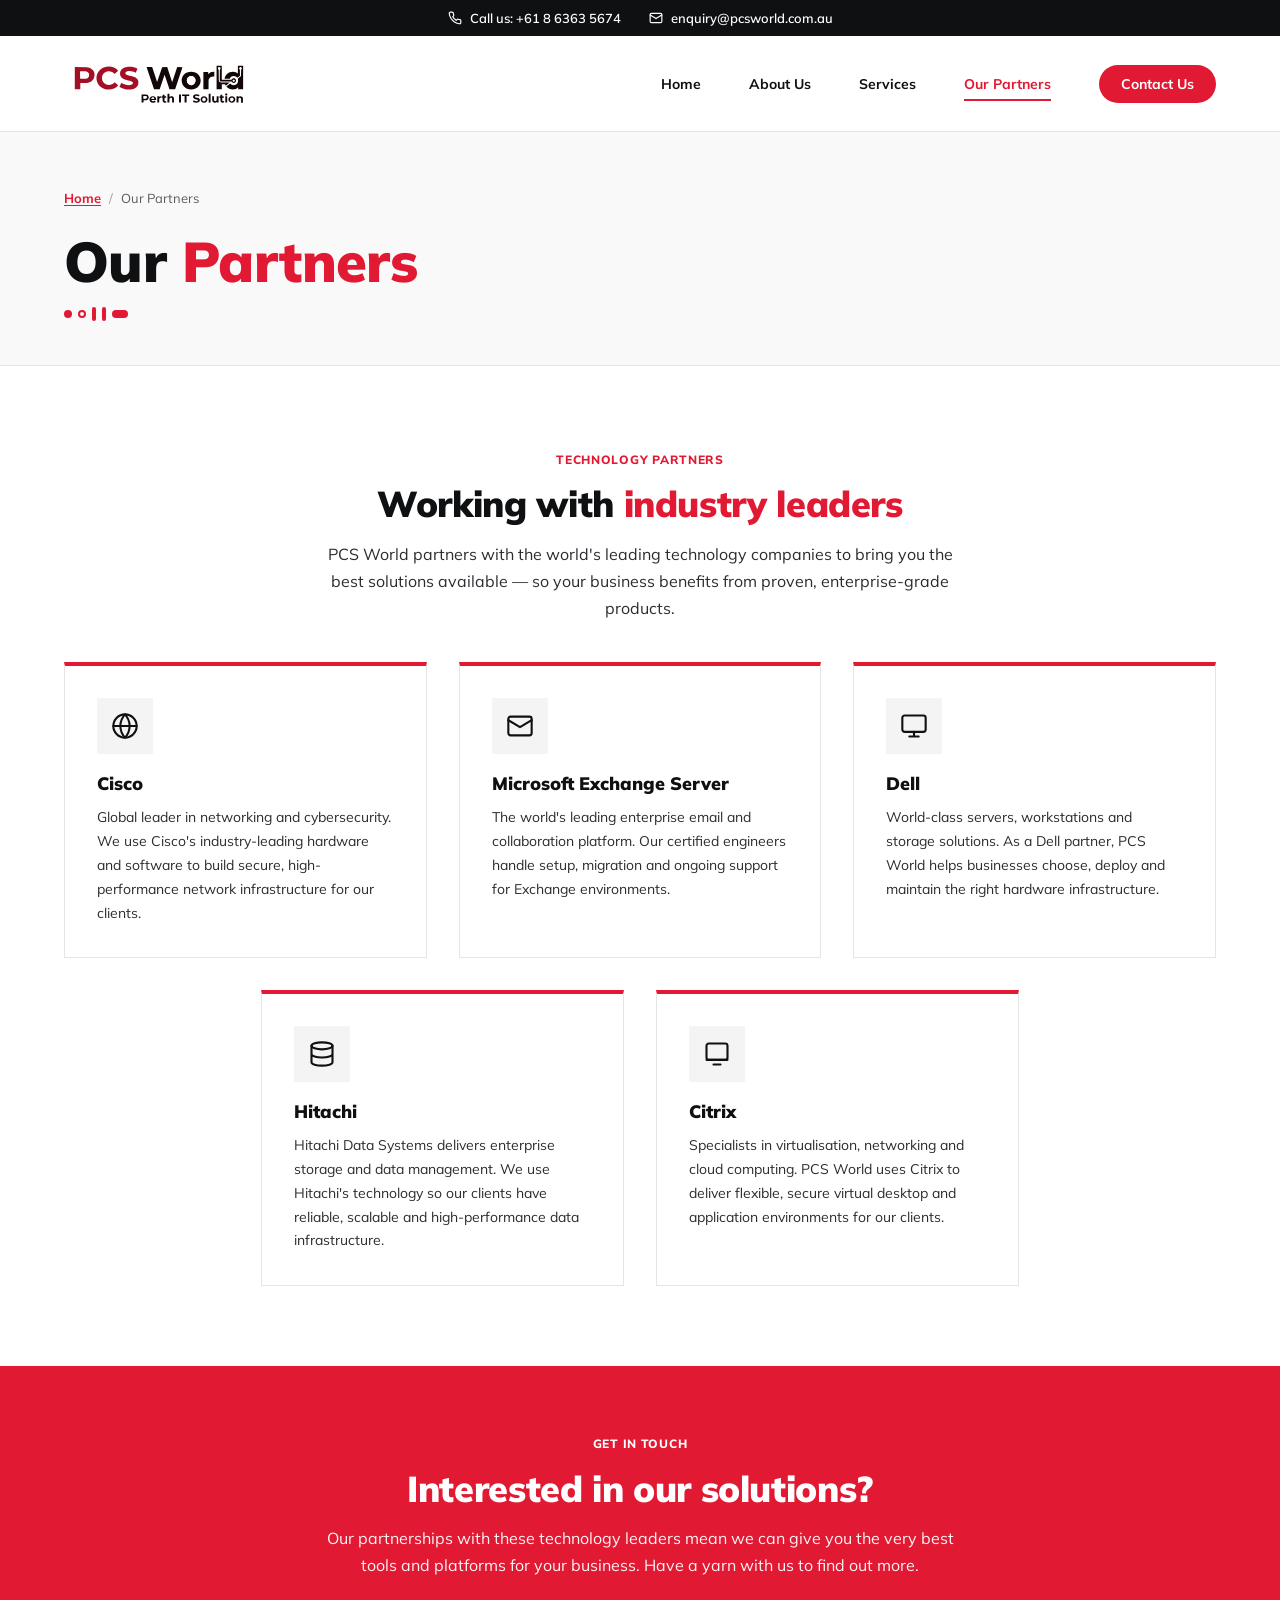
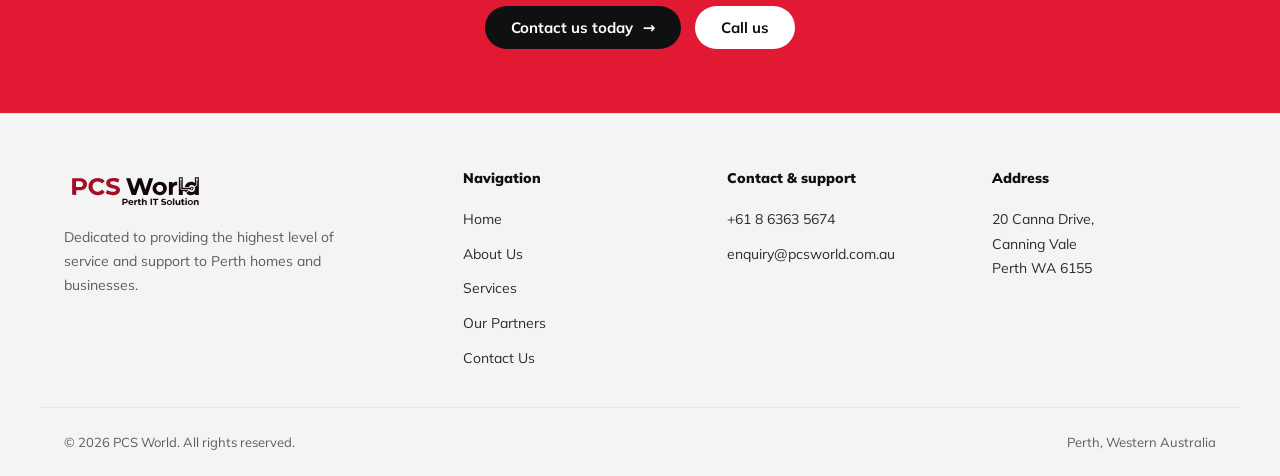
<file: partner.html>
<!DOCTYPE html>
<html lang="en">
<head>
  <meta charset="UTF-8" />
  <meta name="viewport" content="width=device-width, initial-scale=1.0" />

  <title>Our Technology Partners — Cisco, Microsoft, Dell | PCS World</title>
  <meta name="description" content="PCS World partners with Cisco, Microsoft Exchange, Dell, Hitachi, and Citrix to deliver enterprise-grade IT solutions for Perth businesses." />
  <link rel="canonical" href="https://www.pcsworld.com.au/partner.html" />

  <!-- Open Graph -->
  <meta property="og:type" content="website" />
  <meta property="og:site_name" content="PCS World" />
  <meta property="og:title" content="Our Technology Partners | PCS World" />
  <meta property="og:description" content="PCS World partners with Cisco, Microsoft Exchange, Dell, Hitachi, and Citrix to deliver enterprise-grade IT solutions." />
  <meta property="og:url" content="https://www.pcsworld.com.au/partner.html" />
  <meta property="og:image" content="https://www.pcsworld.com.au/assets/man-in-headset-at-computer.png" />
  <meta property="og:locale" content="en_AU" />

  <!-- Twitter -->
  <meta name="twitter:card" content="summary_large_image" />
  <meta name="twitter:title" content="Our Technology Partners | PCS World" />
  <meta name="twitter:description" content="PCS World partners with Cisco, Microsoft Exchange, Dell, Hitachi, and Citrix." />
  <meta name="twitter:image" content="https://www.pcsworld.com.au/assets/man-in-headset-at-computer.png" />

  <link rel="icon" href="assets/logo.svg" type="image/svg+xml" />
  <link rel="preconnect" href="https://fonts.googleapis.com" />
  <link rel="preconnect" href="https://fonts.gstatic.com" crossorigin />
  <link rel="stylesheet" href="style.css" />

  <!-- Structured data: Breadcrumbs -->
  <script type="application/ld+json">
  {
    "@context": "https://schema.org",
    "@type": "BreadcrumbList",
    "itemListElement": [
      { "@type": "ListItem", "position": 1, "name": "Home", "item": "https://www.pcsworld.com.au/" },
      { "@type": "ListItem", "position": 2, "name": "Our Partners", "item": "https://www.pcsworld.com.au/partner.html" }
    ]
  }
  </script>
</head>
<body>

  <!-- Topbar -->
  <div class="topbar">
    <a href="tel:+61863635674">
      <svg viewBox="0 0 24 24" fill="none" stroke="currentColor" stroke-width="2" stroke-linecap="round" stroke-linejoin="round"><path d="M22 16.92v3a2 2 0 0 1-2.18 2 19.79 19.79 0 0 1-8.63-3.07 19.5 19.5 0 0 1-6-6 19.79 19.79 0 0 1-3.07-8.67A2 2 0 0 1 4.11 2h3a2 2 0 0 1 2 1.72 12.84 12.84 0 0 0 .7 2.81 2 2 0 0 1-.45 2.11L8.09 9.91a16 16 0 0 0 6 6l1.27-1.27a2 2 0 0 1 2.11-.45 12.84 12.84 0 0 0 2.81.7A2 2 0 0 1 22 16.92z"/></svg>
      Call us: +61 8 6363 5674
    </a>
    <a href="mailto:enquiry@pcsworld.com.au">
      <svg viewBox="0 0 24 24" fill="none" stroke="currentColor" stroke-width="2" stroke-linecap="round" stroke-linejoin="round"><rect x="2" y="4" width="20" height="16" rx="2"/><path d="m22 7-10 6L2 7"/></svg>
      enquiry@pcsworld.com.au
    </a>
  </div>

  <!-- Nav -->
  <nav id="siteNav">
    <div class="nav-inner">
      <a href="index.html" class="nav-logo" aria-label="PCS World"><img src="assets/logo.svg" alt="PCS World" /></a>
      <ul class="nav-links" id="navLinks">
        <li><a href="index.html">Home</a></li>
        <li><a href="about.html">About Us</a></li>
        <li><a href="service.html">Services</a></li>
        <li><a href="partner.html" class="active">Our Partners</a></li>
        <li><a href="contact.html" class="nav-cta">Contact Us</a></li>
      </ul>
      <div class="nav-hamburger" onclick="toggleNav()"><span></span><span></span><span></span></div>
    </div>
  </nav>

  <!-- Page Hero -->
  <div class="page-hero">
    <div class="container">
      <div class="breadcrumb"><a href="index.html">Home</a><span class="sep">/</span>Our Partners</div>
      <h1>Our <span>Partners</span></h1>
      <div class="dotbar" aria-hidden="true">
        <i class="dot"></i>
        <i class="ring"></i>
        <i class="bar"></i>
        <i class="bar"></i>
        <i class="pill"></i>
      </div>
    </div>
  </div>

  <!-- Partners -->
  <section>
    <div class="container">
      <div class="text-center">
        <div class="section-tag">Technology partners</div>
        <h2>Working with <span>industry leaders</span></h2>
        <p class="section-sub">PCS World partners with the world's leading technology companies to bring you the best solutions available — so your business benefits from proven, enterprise-grade products.</p>
      </div>

      <div class="partner-detail-grid">

        <div class="partner-detail-card">
          <div class="partner-logo">
            <svg viewBox="0 0 24 24" fill="none" stroke="currentColor" stroke-width="1.8" stroke-linecap="round" stroke-linejoin="round"><circle cx="12" cy="12" r="10"/><path d="M2 12h20M12 2a15.3 15.3 0 0 1 4 10 15.3 15.3 0 0 1-4 10 15.3 15.3 0 0 1-4-10 15.3 15.3 0 0 1 4-10z"/></svg>
          </div>
          <div class="partner-name">Cisco</div>
          <p class="partner-desc">Global leader in networking and cybersecurity. We use Cisco's industry-leading hardware and software to build secure, high-performance network infrastructure for our clients.</p>
        </div>

        <div class="partner-detail-card">
          <div class="partner-logo">
            <svg viewBox="0 0 24 24" fill="none" stroke="currentColor" stroke-width="1.8" stroke-linecap="round" stroke-linejoin="round"><rect x="2" y="4" width="20" height="16" rx="2"/><path d="m22 7-10 6L2 7"/></svg>
          </div>
          <div class="partner-name">Microsoft Exchange Server</div>
          <p class="partner-desc">The world's leading enterprise email and collaboration platform. Our certified engineers handle setup, migration and ongoing support for Exchange environments.</p>
        </div>

        <div class="partner-detail-card">
          <div class="partner-logo">
            <svg viewBox="0 0 24 24" fill="none" stroke="currentColor" stroke-width="1.8" stroke-linecap="round" stroke-linejoin="round"><rect x="2" y="3" width="20" height="14" rx="2"/><path d="M8 21h8M12 17v4"/></svg>
          </div>
          <div class="partner-name">Dell</div>
          <p class="partner-desc">World-class servers, workstations and storage solutions. As a Dell partner, PCS World helps businesses choose, deploy and maintain the right hardware infrastructure.</p>
        </div>

        <div class="partner-detail-card">
          <div class="partner-logo">
            <svg viewBox="0 0 24 24" fill="none" stroke="currentColor" stroke-width="1.8" stroke-linecap="round" stroke-linejoin="round"><ellipse cx="12" cy="5" rx="9" ry="3"/><path d="M3 5v14a9 3 0 0 0 18 0V5M3 12a9 3 0 0 0 18 0"/></svg>
          </div>
          <div class="partner-name">Hitachi</div>
          <p class="partner-desc">Hitachi Data Systems delivers enterprise storage and data management. We use Hitachi's technology so our clients have reliable, scalable and high-performance data infrastructure.</p>
        </div>

        <div class="partner-detail-card">
          <div class="partner-logo">
            <svg viewBox="0 0 24 24" fill="none" stroke="currentColor" stroke-width="1.8" stroke-linecap="round" stroke-linejoin="round"><rect x="3" y="3" width="18" height="14" rx="2"/><path d="M3 17h18M9 21h6"/></svg>
          </div>
          <div class="partner-name">Citrix</div>
          <p class="partner-desc">Specialists in virtualisation, networking and cloud computing. PCS World uses Citrix to deliver flexible, secure virtual desktop and application environments for our clients.</p>
        </div>

      </div>
    </div>
  </section>

  <!-- Red banner CTA -->
  <section class="red-banner" style="padding-top:64px;padding-bottom:64px;">
    <div class="section-tag" style="color:#fff;">Get in touch</div>
    <h2>Interested in our <span>solutions?</span></h2>
    <p>Our partnerships with these technology leaders mean we can give you the very best tools and platforms for your business. Have a yarn with us to find out more.</p>
    <div class="btns">
      <a href="contact.html" class="btn btn-dark">Contact us today <span class="arrow">→</span></a>
      <a href="tel:+61863635674" class="btn btn-white">Call us</a>
    </div>
  </section>

  <!-- Footer -->
  <footer>
    <div class="footer-inner">
      <div class="footer-brand">
        <a href="index.html" class="nav-logo" aria-label="PCS World"><img src="assets/logo.svg" alt="PCS World" /></a>
        <p>Dedicated to providing the highest level of service and support to Perth homes and businesses.</p>
      </div>
      <div class="footer-col">
        <h4>Navigation</h4>
        <ul>
          <li><a href="index.html">Home</a></li>
          <li><a href="about.html">About Us</a></li>
          <li><a href="service.html">Services</a></li>
          <li><a href="partner.html">Our Partners</a></li>
          <li><a href="contact.html">Contact Us</a></li>
        </ul>
      </div>
      <div class="footer-col">
        <h4>Contact &amp; support</h4>
        <ul>
          <li><a href="tel:+61863635674">+61 8 6363 5674</a></li>
          <li><a href="mailto:enquiry@pcsworld.com.au">enquiry@pcsworld.com.au</a></li>
        </ul>
      </div>
      <div class="footer-col">
        <h4>Address</h4>
        <ul>
          <li><a href="contact.html">20 Canna Drive,<br>Canning Vale<br>Perth WA 6155</a></li>
        </ul>
      </div>
    </div>
    <div class="footer-bottom">
      <span>© 2026 PCS World. All rights reserved.</span>
      <span>Perth, Western Australia</span>
    </div>
  </footer>

  <script>
    function toggleNav() {
      const isOpen = document.getElementById('navLinks').classList.toggle('open');
      document.body.classList.toggle('menu-open', isOpen);
    }
    function closeNav() {
      document.getElementById('navLinks').classList.remove('open');
      document.body.classList.remove('menu-open');
    }
    document.querySelectorAll('.nav-links a').forEach(a => a.addEventListener('click', closeNav));

    /* Shrink nav on scroll */
    const _siteNav = document.getElementById('siteNav');
    function syncNavScroll() {
      if (window.scrollY > 16) _siteNav.classList.add('is-scrolled');
      else _siteNav.classList.remove('is-scrolled');
    }
    window.addEventListener('scroll', syncNavScroll, { passive: true });
    syncNavScroll();
  </script>
</body>
</html>
</file>
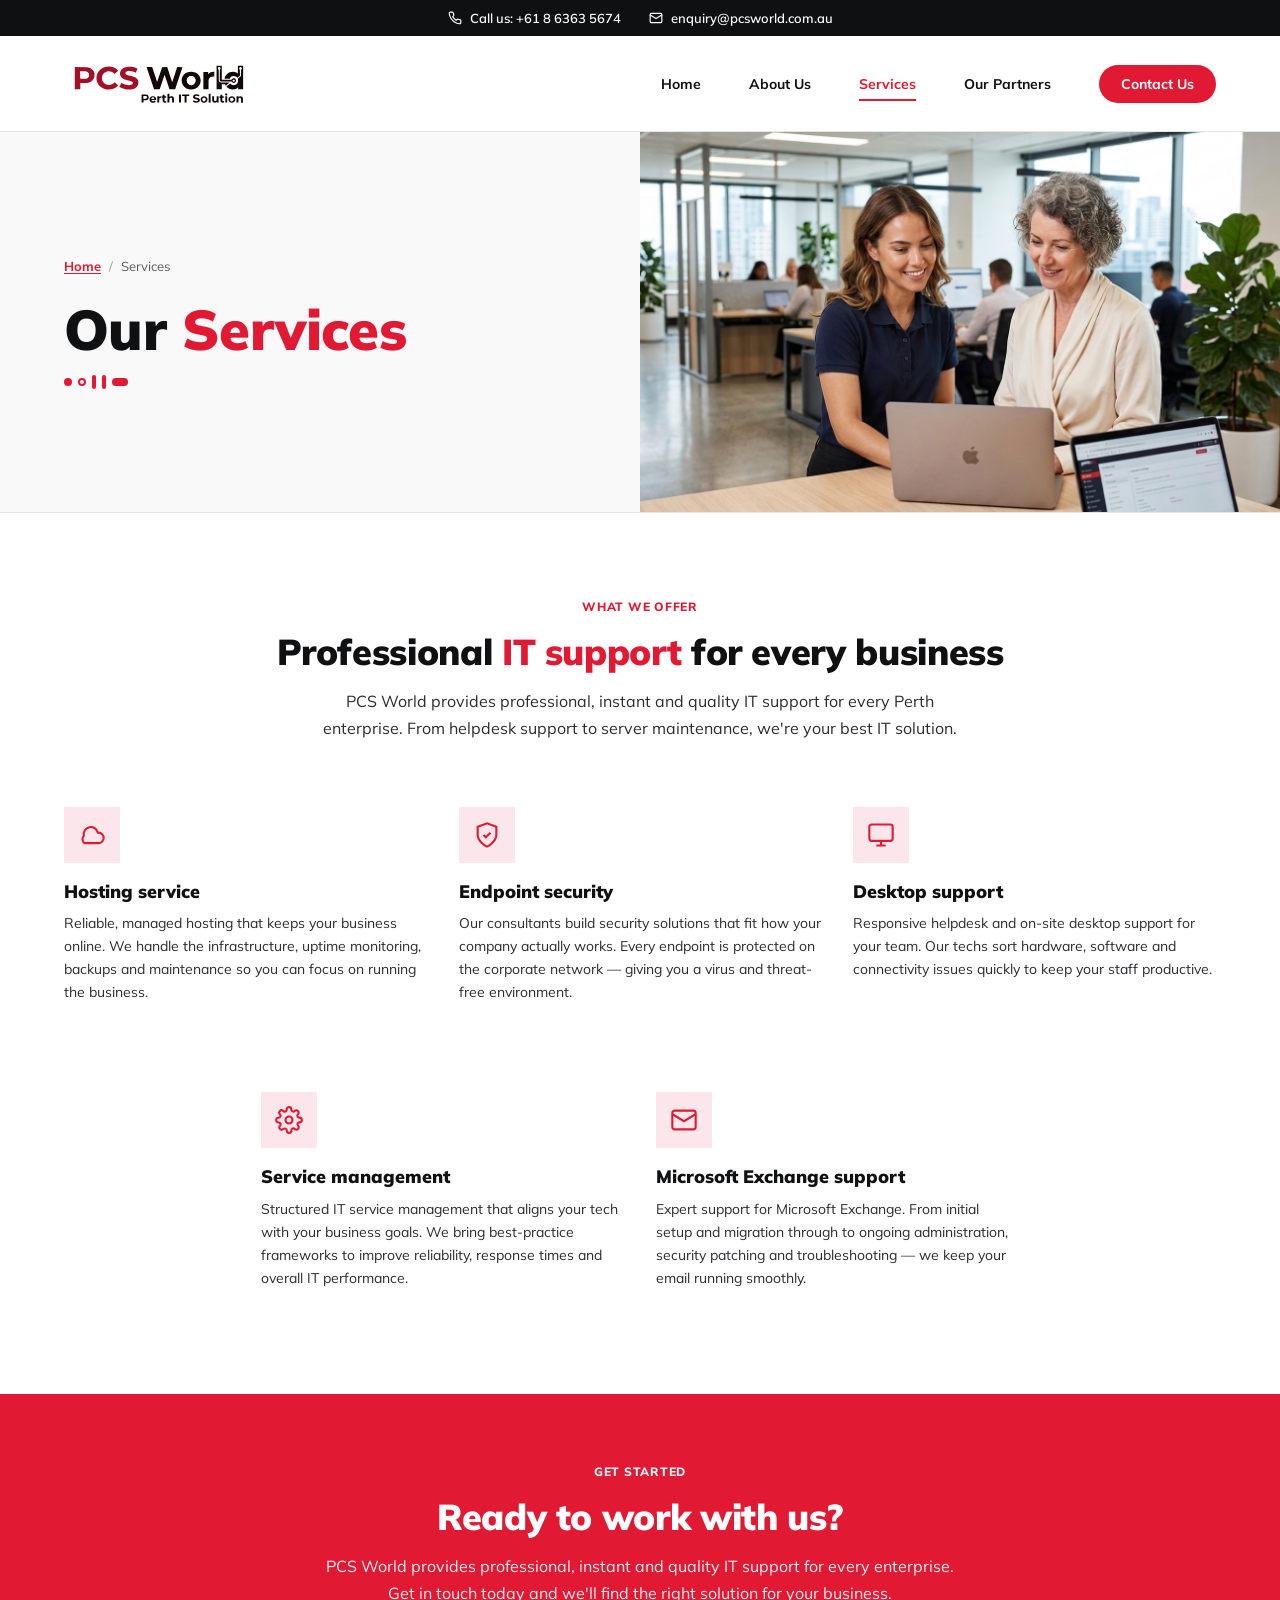
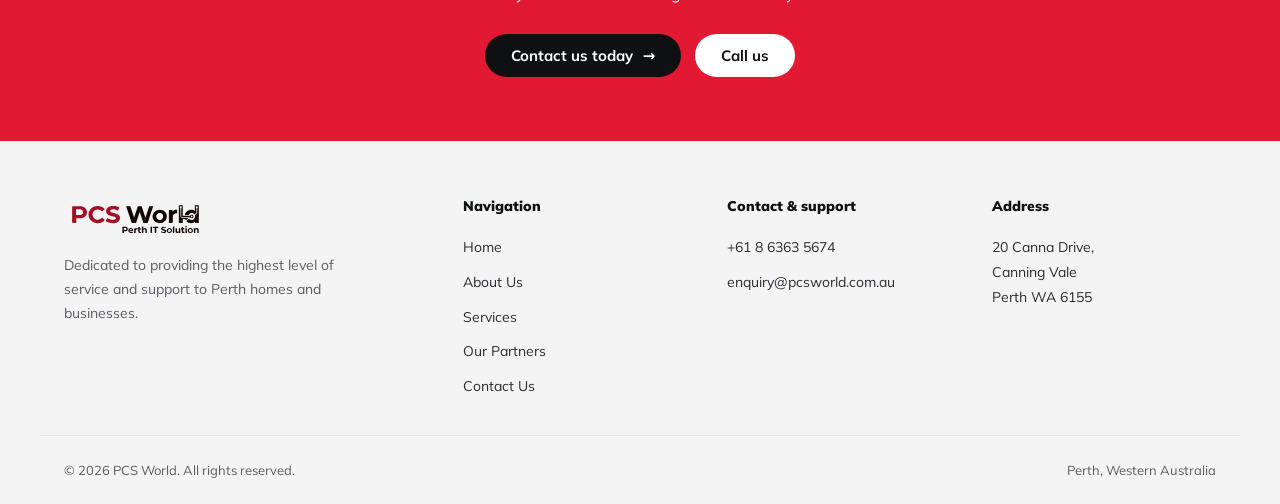
<file: service.html>
<!DOCTYPE html>
<html lang="en">
<head>
  <meta charset="UTF-8" />
  <meta name="viewport" content="width=device-width, initial-scale=1.0" />

  <title>IT Support Services in Perth — Hosting, Security &amp; Helpdesk | PCS World</title>
  <meta name="description" content="Professional IT support services for Perth businesses — hosting, endpoint security, desktop support, service management, and Microsoft Exchange. Call PCS World today." />
  <link rel="canonical" href="https://www.pcsworld.com.au/service.html" />

  <!-- Open Graph -->
  <meta property="og:type" content="website" />
  <meta property="og:site_name" content="PCS World" />
  <meta property="og:title" content="IT Support Services in Perth | PCS World" />
  <meta property="og:description" content="Professional IT support for Perth businesses — hosting, endpoint security, desktop support, service management, and Microsoft Exchange." />
  <meta property="og:url" content="https://www.pcsworld.com.au/service.html" />
  <meta property="og:image" content="https://www.pcsworld.com.au/assets/man-in-headset-at-computer.png" />
  <meta property="og:locale" content="en_AU" />

  <!-- Twitter -->
  <meta name="twitter:card" content="summary_large_image" />
  <meta name="twitter:title" content="IT Support Services in Perth | PCS World" />
  <meta name="twitter:description" content="Professional IT support for Perth businesses — hosting, security, helpdesk, and Microsoft Exchange." />
  <meta name="twitter:image" content="https://www.pcsworld.com.au/assets/man-in-headset-at-computer.png" />

  <link rel="icon" href="assets/logo.svg" type="image/svg+xml" />
  <link rel="preconnect" href="https://fonts.googleapis.com" />
  <link rel="preconnect" href="https://fonts.gstatic.com" crossorigin />
  <link rel="stylesheet" href="style.css" />

  <!-- Structured data: Breadcrumbs -->
  <script type="application/ld+json">
  {
    "@context": "https://schema.org",
    "@type": "BreadcrumbList",
    "itemListElement": [
      { "@type": "ListItem", "position": 1, "name": "Home", "item": "https://www.pcsworld.com.au/" },
      { "@type": "ListItem", "position": 2, "name": "Services", "item": "https://www.pcsworld.com.au/service.html" }
    ]
  }
  </script>

  <!-- Structured data: Service catalogue -->
  <script type="application/ld+json">
  {
    "@context": "https://schema.org",
    "@type": "Service",
    "serviceType": "IT Support Services",
    "provider": {
      "@type": "ProfessionalService",
      "name": "PCS World",
      "url": "https://www.pcsworld.com.au/",
      "telephone": "+61863635674",
      "email": "enquiry@pcsworld.com.au"
    },
    "areaServed": { "@type": "Place", "name": "Perth Metropolitan Area, Western Australia" },
    "hasOfferCatalog": {
      "@type": "OfferCatalog",
      "name": "PCS World IT Services",
      "itemListElement": [
        { "@type": "Offer", "itemOffered": { "@type": "Service", "name": "Hosting Service", "description": "Reliable, managed hosting that keeps your business online — infrastructure, uptime monitoring, backups and maintenance." } },
        { "@type": "Offer", "itemOffered": { "@type": "Service", "name": "Endpoint Security", "description": "Endpoint protection and security solutions tailored to corporate networks for a virus and threat-free environment." } },
        { "@type": "Offer", "itemOffered": { "@type": "Service", "name": "Desktop Support", "description": "Responsive helpdesk and on-site desktop support for hardware, software and connectivity issues." } },
        { "@type": "Offer", "itemOffered": { "@type": "Service", "name": "Service Management", "description": "Structured IT service management aligning your technology with business goals using best-practice frameworks." } },
        { "@type": "Offer", "itemOffered": { "@type": "Service", "name": "Microsoft Exchange Support", "description": "Setup, migration, administration, security patching and troubleshooting for Microsoft Exchange environments." } }
      ]
    }
  }
  </script>
</head>
<body>

  <!-- Topbar -->
  <div class="topbar">
    <a href="tel:+61863635674">
      <svg viewBox="0 0 24 24" fill="none" stroke="currentColor" stroke-width="2" stroke-linecap="round" stroke-linejoin="round"><path d="M22 16.92v3a2 2 0 0 1-2.18 2 19.79 19.79 0 0 1-8.63-3.07 19.5 19.5 0 0 1-6-6 19.79 19.79 0 0 1-3.07-8.67A2 2 0 0 1 4.11 2h3a2 2 0 0 1 2 1.72 12.84 12.84 0 0 0 .7 2.81 2 2 0 0 1-.45 2.11L8.09 9.91a16 16 0 0 0 6 6l1.27-1.27a2 2 0 0 1 2.11-.45 12.84 12.84 0 0 0 2.81.7A2 2 0 0 1 22 16.92z"/></svg>
      Call us: +61 8 6363 5674
    </a>
    <a href="mailto:enquiry@pcsworld.com.au">
      <svg viewBox="0 0 24 24" fill="none" stroke="currentColor" stroke-width="2" stroke-linecap="round" stroke-linejoin="round"><rect x="2" y="4" width="20" height="16" rx="2"/><path d="m22 7-10 6L2 7"/></svg>
      enquiry@pcsworld.com.au
    </a>
  </div>

  <!-- Nav -->
  <nav id="siteNav">
    <div class="nav-inner">
      <a href="index.html" class="nav-logo" aria-label="PCS World"><img src="assets/logo.svg" alt="PCS World" /></a>
      <ul class="nav-links" id="navLinks">
        <li><a href="index.html">Home</a></li>
        <li><a href="about.html">About Us</a></li>
        <li><a href="service.html" class="active">Services</a></li>
        <li><a href="partner.html">Our Partners</a></li>
        <li><a href="contact.html" class="nav-cta">Contact Us</a></li>
      </ul>
      <div class="nav-hamburger" onclick="toggleNav()"><span></span><span></span><span></span></div>
    </div>
  </nav>

  <!-- Page Hero -->
  <div class="page-hero page-hero--with-image">
    <div class="page-hero__copy">
      <div class="breadcrumb"><a href="index.html">Home</a><span class="sep">/</span>Services</div>
      <h1>Our <span>Services</span></h1>
      <div class="dotbar" aria-hidden="true">
        <i class="dot"></i>
        <i class="ring"></i>
        <i class="bar"></i>
        <i class="bar"></i>
        <i class="pill"></i>
      </div>
    </div>
    <div class="page-hero__media" style="background-image: url('assets/women-collaborating-on-laptop.png');" aria-hidden="true"></div>
  </div>

  <!-- Intro -->
  <section>
    <div class="container">
      <div class="text-center">
        <div class="section-tag">What we offer</div>
        <h2>Professional <span>IT support</span> for every business</h2>
        <p class="section-sub">PCS World provides professional, instant and quality IT support for every Perth enterprise. From helpdesk support to server maintenance, we're your best IT solution.</p>
      </div>
      <div class="services-grid">

        <div class="card">
          <div class="card-icon">
            <svg viewBox="0 0 24 24"><path d="M17.5 19a4.5 4.5 0 1 0 0-9c-.18 0-.36.01-.53.03A6 6 0 0 0 5 12.5 4.5 4.5 0 0 0 5.5 19h12z"/></svg>
          </div>
          <h3>Hosting service</h3>
          <p>Reliable, managed hosting that keeps your business online. We handle the infrastructure, uptime monitoring, backups and maintenance so you can focus on running the business.</p>
        </div>

        <div class="card">
          <div class="card-icon">
            <svg viewBox="0 0 24 24"><path d="M12 22s8-4 8-10V5l-8-3-8 3v7c0 6 8 10 8 10z"/><path d="m9 12 2 2 4-4"/></svg>
          </div>
          <h3>Endpoint security</h3>
          <p>Our consultants build security solutions that fit how your company actually works. Every endpoint is protected on the corporate network — giving you a virus and threat-free environment.</p>
        </div>

        <div class="card">
          <div class="card-icon">
            <svg viewBox="0 0 24 24"><rect x="2" y="3" width="20" height="14" rx="2"/><path d="M8 21h8M12 17v4"/></svg>
          </div>
          <h3>Desktop support</h3>
          <p>Responsive helpdesk and on-site desktop support for your team. Our techs sort hardware, software and connectivity issues quickly to keep your staff productive.</p>
        </div>

        <div class="card">
          <div class="card-icon">
            <svg viewBox="0 0 24 24"><path d="M12 15a3 3 0 1 0 0-6 3 3 0 0 0 0 6z"/><path d="M19.4 15a1.65 1.65 0 0 0 .33 1.82l.06.06a2 2 0 1 1-2.83 2.83l-.06-.06a1.65 1.65 0 0 0-1.82-.33 1.65 1.65 0 0 0-1 1.51V21a2 2 0 1 1-4 0v-.09A1.65 1.65 0 0 0 9 19.4a1.65 1.65 0 0 0-1.82.33l-.06.06a2 2 0 1 1-2.83-2.83l.06-.06a1.65 1.65 0 0 0 .33-1.82 1.65 1.65 0 0 0-1.51-1H3a2 2 0 1 1 0-4h.09A1.65 1.65 0 0 0 4.6 9a1.65 1.65 0 0 0-.33-1.82l-.06-.06a2 2 0 1 1 2.83-2.83l.06.06a1.65 1.65 0 0 0 1.82.33H9a1.65 1.65 0 0 0 1-1.51V3a2 2 0 1 1 4 0v.09a1.65 1.65 0 0 0 1 1.51 1.65 1.65 0 0 0 1.82-.33l.06-.06a2 2 0 1 1 2.83 2.83l-.06.06a1.65 1.65 0 0 0-.33 1.82V9a1.65 1.65 0 0 0 1.51 1H21a2 2 0 1 1 0 4h-.09a1.65 1.65 0 0 0-1.51 1z"/></svg>
          </div>
          <h3>Service management</h3>
          <p>Structured IT service management that aligns your tech with your business goals. We bring best-practice frameworks to improve reliability, response times and overall IT performance.</p>
        </div>

        <div class="card">
          <div class="card-icon">
            <svg viewBox="0 0 24 24"><rect x="2" y="4" width="20" height="16" rx="2"/><path d="m22 7-10 6L2 7"/></svg>
          </div>
          <h3>Microsoft Exchange support</h3>
          <p>Expert support for Microsoft Exchange. From initial setup and migration through to ongoing administration, security patching and troubleshooting — we keep your email running smoothly.</p>
        </div>

      </div>
    </div>
  </section>

  <!-- Red banner CTA -->
  <section class="red-banner" style="padding-top:64px;padding-bottom:64px;">
    <div class="section-tag" style="color:#fff;">Get started</div>
    <h2>Ready to <span>work with us?</span></h2>
    <p>PCS World provides professional, instant and quality IT support for every enterprise. Get in touch today and we'll find the right solution for your business.</p>
    <div class="btns">
      <a href="contact.html" class="btn btn-dark">Contact us today <span class="arrow">→</span></a>
      <a href="tel:+61863635674" class="btn btn-white">Call us</a>
    </div>
  </section>

  <!-- Footer -->
  <footer>
    <div class="footer-inner">
      <div class="footer-brand">
        <a href="index.html" class="nav-logo" aria-label="PCS World"><img src="assets/logo.svg" alt="PCS World" /></a>
        <p>Dedicated to providing the highest level of service and support to Perth homes and businesses.</p>
      </div>
      <div class="footer-col">
        <h4>Navigation</h4>
        <ul>
          <li><a href="index.html">Home</a></li>
          <li><a href="about.html">About Us</a></li>
          <li><a href="service.html">Services</a></li>
          <li><a href="partner.html">Our Partners</a></li>
          <li><a href="contact.html">Contact Us</a></li>
        </ul>
      </div>
      <div class="footer-col">
        <h4>Contact &amp; support</h4>
        <ul>
          <li><a href="tel:+61863635674">+61 8 6363 5674</a></li>
          <li><a href="mailto:enquiry@pcsworld.com.au">enquiry@pcsworld.com.au</a></li>
        </ul>
      </div>
      <div class="footer-col">
        <h4>Address</h4>
        <ul>
          <li><a href="contact.html">20 Canna Drive,<br>Canning Vale<br>Perth WA 6155</a></li>
        </ul>
      </div>
    </div>
    <div class="footer-bottom">
      <span>© 2026 PCS World. All rights reserved.</span>
      <span>Perth, Western Australia</span>
    </div>
  </footer>

  <script>
    function toggleNav() {
      const isOpen = document.getElementById('navLinks').classList.toggle('open');
      document.body.classList.toggle('menu-open', isOpen);
    }
    function closeNav() {
      document.getElementById('navLinks').classList.remove('open');
      document.body.classList.remove('menu-open');
    }
    document.querySelectorAll('.nav-links a').forEach(a => a.addEventListener('click', closeNav));

    /* Shrink nav on scroll */
    const _siteNav = document.getElementById('siteNav');
    function syncNavScroll() {
      if (window.scrollY > 16) _siteNav.classList.add('is-scrolled');
      else _siteNav.classList.remove('is-scrolled');
    }
    window.addEventListener('scroll', syncNavScroll, { passive: true });
    syncNavScroll();
  </script>
</body>
</html>
</file>
<file: style.css>
/* =============================================================
   PCS World — Light, two-tone style based on the design-system
   ============================================================= */
@import url('https://fonts.googleapis.com/css2?family=Mulish:wght@300;400;500;600;700;800;900&display=swap');

:root {
  /* Brand */
  --pcs-red:        #E11932;
  --pcs-red-hover:  #B7142A;
  --pcs-red-soft:   #FBE7EB;
  /* Ink */
  --pcs-ink:        #0F1012;
  --pcs-ink-2:      #2A2C30;
  --pcs-ink-3:      #5A5C61;
  --pcs-ink-4:      #9A9CA1;
  /* Surface */
  --pcs-bg:         #FFFFFF;
  --pcs-bg-warm:    #F4F4F4;
  --pcs-bg-soft:    #FAFAFA;
  --pcs-line:       #E5E5E5;
  --pcs-line-2:     #D4D5D8;
  /* Layout */
  --pcs-content-max: 1200px;
  --pcs-radius-pill: 999px;
  --pcs-ease: cubic-bezier(0.2, 0.7, 0.2, 1);
}

/* ── Reset & base ──────────────────────────────────────────── */
*, *::before, *::after { box-sizing: border-box; margin: 0; padding: 0; }
html { scroll-behavior: smooth; }
body {
  font-family: 'Mulish', system-ui, -apple-system, 'Segoe UI', sans-serif;
  background: var(--pcs-bg);
  color: var(--pcs-ink-2);
  font-size: 16px;
  line-height: 1.55;
  -webkit-font-smoothing: antialiased;
  -moz-osx-font-smoothing: grayscale;
}
img, svg { max-width: 100%; display: block; }
a { color: var(--pcs-red); text-decoration: none; }
a:hover { color: var(--pcs-red-hover); }
::selection { background: var(--pcs-red-soft); color: var(--pcs-ink); }

.container { max-width: var(--pcs-content-max); margin: 0 auto; padding: 0 24px; }
.text-center { text-align: center; }
.text-center .section-sub, .text-center h2 { margin-left: auto; margin-right: auto; }

/* ── Topbar ───────────────────────────────────────────────── */
.topbar {
  background: var(--pcs-ink);
  color: #fff;
  padding: 8px 24px;
  font-size: 13px;
  display: flex;
  align-items: center;
  justify-content: center;
  gap: 28px;
  flex-wrap: wrap;
}
.topbar a { color: #fff; display: inline-flex; align-items: center; gap: 8px; font-weight: 600; }
.topbar a:hover { color: #fff; opacity: 0.8; }
.topbar svg { width: 14px; height: 14px; stroke: #fff; }

/* ── Nav ──────────────────────────────────────────────────── */
nav {
  position: sticky;
  top: 0;
  z-index: 100;
  background: #fff;
  border-bottom: 1px solid var(--pcs-line);
  height: 96px;
  transition: height 220ms var(--pcs-ease), box-shadow 220ms var(--pcs-ease);
}
.nav-inner {
  max-width: var(--pcs-content-max);
  margin: 0 auto;
  padding: 0 24px;
  height: 100%;
  display: flex;
  align-items: center;
  gap: 28px;
}
nav.is-scrolled {
  height: 76px;
  box-shadow: 0 2px 8px rgba(15, 16, 18, 0.06);
}
.nav-logo {
  display: inline-flex;
  align-items: center;
  margin-right: auto;
  flex-shrink: 0;
}
.nav-logo img {
  height: 56px;
  width: auto;
  display: block;
  transition: height 220ms var(--pcs-ease);
}
nav.is-scrolled .nav-logo img { height: 40px; }
.nav-links {
  display: flex;
  gap: 48px;
  align-items: center;
  list-style: none;
}
.nav-links a {
  position: relative;
  color: var(--pcs-ink);
  font-weight: 700;
  font-size: 14px;
  padding: 6px 0;
  transition: color 180ms var(--pcs-ease);
}
.nav-links a:hover { color: var(--pcs-red); }
.nav-links a.active { color: var(--pcs-red); }
.nav-links a.active::after {
  content: '';
  position: absolute;
  left: 0; right: 0; bottom: -2px;
  height: 2px;
  background: var(--pcs-red);
}
.nav-links .nav-cta,
.nav-links a.nav-cta.active {
  background: var(--pcs-red);
  color: #fff;
  padding: 10px 22px;
  border-radius: var(--pcs-radius-pill);
  font-weight: 700;
}
.nav-links .nav-cta::after,
.nav-links a.nav-cta.active::after { display: none !important; }
.nav-links .nav-cta:hover,
.nav-links a.nav-cta.active:hover { background: var(--pcs-red-hover); color: #fff; }
.nav-hamburger { display: none; flex-direction: column; gap: 5px; cursor: pointer; padding: 8px; }
.nav-hamburger span { display: block; width: 22px; height: 2px; background: var(--pcs-ink); border-radius: 2px; }

/* ── Buttons ──────────────────────────────────────────────── */
.btn {
  display: inline-flex;
  align-items: center;
  gap: 10px;
  padding: 14px 26px;
  border-radius: var(--pcs-radius-pill);
  font-family: inherit;
  font-weight: 700;
  font-size: 15px;
  line-height: 1;
  border: 0;
  cursor: pointer;
  text-decoration: none;
  white-space: nowrap;
  transition: background 180ms var(--pcs-ease), color 180ms var(--pcs-ease);
}
.btn-primary { background: var(--pcs-red); color: #fff; }
.btn-primary:hover { background: var(--pcs-red-hover); color: #fff; }
.btn-dark { background: var(--pcs-ink); color: #fff; }
.btn-dark:hover { background: #25272B; color: #fff; }
.btn-white { background: #fff; color: var(--pcs-ink); }
.btn-white:hover { background: #f4f4f4; color: var(--pcs-ink); }
.btn-outline {
  background: transparent;
  color: var(--pcs-ink);
  border: 1.5px solid var(--pcs-ink);
  padding: 12.5px 24.5px;
}
.btn-outline:hover { background: var(--pcs-ink); color: #fff; }
.btn .arrow { font-weight: 800; }

/* ── Dot-bar mark ─────────────────────────────────────────── */
.dotbar {
  display: inline-flex;
  align-items: center;
  gap: 6px;
  margin-top: 16px;
}
.dotbar i { display: inline-block; background: var(--pcs-red); }
.dotbar i.dot  { width: 8px;  height: 8px;  border-radius: 50%; }
.dotbar i.bar  { width: 4px;  height: 14px; border-radius: 2px; }
.dotbar i.pill { width: 16px; height: 8px;  border-radius: 999px; }
.dotbar i.ring { width: 8px;  height: 8px;  border-radius: 50%; background: transparent; box-shadow: inset 0 0 0 2px var(--pcs-red); }

/* ── Section base ─────────────────────────────────────────── */
section { padding: 80px 0; }
.section-tag {
  display: inline-block;
  font-weight: 800;
  font-size: 12px;
  letter-spacing: 0.06em;
  text-transform: uppercase;
  color: var(--pcs-red);
  margin-bottom: 14px;
}
h1 {
  font-weight: 900;
  font-size: clamp(36px, 5vw, 56px);
  line-height: 1.05;
  letter-spacing: -0.01em;
  color: var(--pcs-ink);
}
h1 span { color: var(--pcs-red); }
h2 {
  font-weight: 900;
  font-size: clamp(28px, 3.5vw, 36px);
  line-height: 1.15;
  letter-spacing: -0.01em;
  color: var(--pcs-ink);
  margin-bottom: 16px;
}
h2 span { color: var(--pcs-red); }
h3 { font-weight: 800; font-size: 22px; color: var(--pcs-ink); line-height: 1.2; margin-bottom: 12px; }
h4 { font-weight: 900; font-size: 18px; color: var(--pcs-ink); line-height: 1.2; margin-bottom: 8px; }
p { line-height: 1.7; color: var(--pcs-ink-2); }
.section-sub {
  font-size: 16px;
  color: var(--pcs-ink-2);
  line-height: 1.7;
  max-width: 640px;
  margin-bottom: 40px;
}

.bg-warm { background: var(--pcs-bg-warm); }
.bg-soft { background: var(--pcs-bg-soft); }

/* ── Home hero ────────────────────────────────────────────── */
#hero {
  background: var(--pcs-bg-warm);
  padding: 0;
  overflow: hidden;
}
.hero-grid {
  display: grid;
  grid-template-columns: 1fr 1fr;
  align-items: center;
  max-width: var(--pcs-content-max);
  margin: 0 auto;
}
.hero-copy { padding: 80px 56px 80px 24px; }
.hero-sub {
  font-size: 16px;
  color: var(--pcs-ink-2);
  line-height: 1.7;
  margin: 24px 0 32px;
  max-width: 520px;
}
.hero-btns { display: flex; gap: 14px; flex-wrap: wrap; }
.hero-image {
  position: relative;
  min-height: 420px;
  background-color: var(--pcs-bg-warm);
  background-image: url('assets/man-in-headset-at-computer.png');
  background-size: cover;
  background-position: center;
}
.hero-services {
  background: #fff;
  padding: 32px 0;
  border-top: 1px solid var(--pcs-line);
}
.hero-services-label {
  font-weight: 800;
  font-size: 12px;
  letter-spacing: 0.06em;
  text-transform: uppercase;
  color: var(--pcs-ink-3);
  margin-bottom: 14px;
  text-align: center;
}
.hero-services-list {
  display: flex;
  flex-wrap: wrap;
  gap: 10px;
  justify-content: center;
}
.service-pill {
  background: var(--pcs-bg-warm);
  color: var(--pcs-ink);
  font-weight: 700;
  font-size: 13px;
  padding: 8px 16px;
  border-radius: var(--pcs-radius-pill);
}

/* ── Page hero (inner pages) ──────────────────────────────── */
.page-hero {
  background: #F9F9F9;
  padding: 56px 0 40px;
  border-bottom: 1px solid var(--pcs-line);
}

/* Page hero with full-bleed image on the right (use modifier .page-hero--with-image) */
.page-hero--with-image {
  display: grid;
  grid-template-columns: 1fr 1fr;
  padding: 0;
  align-items: stretch;
  background: #F9F9F9;
}
.page-hero--with-image .page-hero__copy {
  display: flex;
  flex-direction: column;
  justify-content: center;
  padding: 56px 48px 56px max(24px, calc((100vw - var(--pcs-content-max)) / 2 + 24px));
}
.page-hero--with-image .page-hero__media {
  background-color: #F9F9F9;
  background-size: cover;
  background-position: center;
  background-repeat: no-repeat;
  min-height: 380px;
}
.breadcrumb {
  font-size: 13px;
  color: var(--pcs-ink-3);
  margin-bottom: 24px;
}
.breadcrumb a {
  color: var(--pcs-red);
  font-weight: 700;
  text-decoration: underline;
  text-underline-offset: 2px;
}
.breadcrumb a:hover { color: var(--pcs-red-hover); }
.breadcrumb .sep { margin: 0 8px; color: var(--pcs-ink-4); }

/* ── About section (home) ─────────────────────────────────── */
.about-home-grid {
  display: grid;
  grid-template-columns: 1fr 1fr;
  gap: 64px;
  align-items: start;
}
.about-box {
  background: var(--pcs-bg-warm);
  padding: 36px;
}
.about-item {
  display: flex;
  gap: 16px;
  align-items: flex-start;
  padding: 18px 0;
  border-bottom: 1px solid var(--pcs-line);
}
.about-item:first-child { padding-top: 0; }
.about-item:last-child { padding-bottom: 0; border-bottom: 0; }
.about-icon {
  width: 40px; height: 40px;
  background: #fff;
  display: inline-flex;
  align-items: center;
  justify-content: center;
  flex-shrink: 0;
}
.about-icon svg { width: 20px; height: 20px; stroke: var(--pcs-red); fill: none; stroke-width: 1.8; }
.about-item h4 { font-size: 15px; margin-bottom: 4px; }
.about-item p { font-size: 13px; color: var(--pcs-ink-3); margin: 0; line-height: 1.55; }

/* ── About page customer list ─────────────────────────────── */
.about-grid { display: grid; grid-template-columns: 1fr 1fr; gap: 64px; align-items: start; }
.customers-list { list-style: none; margin: 16px 0 0; }
.customers-list li {
  position: relative;
  padding: 8px 0 8px 22px;
  font-size: 15px;
  color: var(--pcs-ink-2);
}
.customers-list li::before {
  content: '';
  position: absolute;
  left: 0;
  top: 16px;
  width: 8px; height: 8px;
  border-radius: 50%;
  background: var(--pcs-red);
}

/* ── Services grid (cards have NO border, NO shadow) ──────── */
.services-grid {
  display: flex;
  flex-wrap: wrap;
  justify-content: center;
  gap: 40px 32px;
}
.services-grid .card {
  flex: 0 1 calc((100% - 64px) / 3);
  min-width: 240px;
}
.card { background: transparent; padding: 24px 0; }
.card-icon {
  width: 56px; height: 56px;
  background: var(--pcs-red-soft);
  display: inline-flex;
  align-items: center;
  justify-content: center;
  margin-bottom: 18px;
}
.card-icon svg { width: 28px; height: 28px; stroke: var(--pcs-red); fill: none; stroke-width: 1.8; }
.card h3 { font-weight: 900; font-size: 18px; margin-bottom: 10px; }
.card p { font-size: 14px; color: var(--pcs-ink-2); line-height: 1.65; }

/* ── Testimonials ─────────────────────────────────────────── */
.testimonials-grid {
  display: grid;
  grid-template-columns: repeat(3, 1fr);
  gap: 32px;
  margin-top: 40px;
}
/* Modifier: when more than 3 testimonials → horizontal scroll */
.testimonials-grid--scroll {
  display: flex;
  grid-template-columns: none;
  gap: 24px;
  overflow-x: auto;
  scroll-snap-type: x mandatory;
  -webkit-overflow-scrolling: touch;
  padding-bottom: 14px;
  scrollbar-width: thin;
  scrollbar-color: var(--pcs-line-2) transparent;
}
.testimonials-grid--scroll::-webkit-scrollbar { height: 6px; }
.testimonials-grid--scroll::-webkit-scrollbar-thumb { background: var(--pcs-line-2); border-radius: 3px; }
.testimonials-grid--scroll::-webkit-scrollbar-track { background: transparent; }
.testimonials-grid--scroll .testimonial {
  flex: 0 0 360px;
  scroll-snap-align: start;
}
.testimonial {
  background: #fff;
  border-top: 4px solid var(--pcs-red);
  border-right: 1px solid var(--pcs-line);
  border-bottom: 1px solid var(--pcs-line);
  border-left: 1px solid var(--pcs-line);
  padding: 32px;
  display: flex;
  flex-direction: column;
}
.testimonial-stars {
  color: var(--pcs-red);
  font-size: 18px;
  letter-spacing: 3px;
  margin-bottom: 16px;
  line-height: 1;
}
.testimonial-stars .filled { color: var(--pcs-red); }
.testimonial-stars .empty { color: var(--pcs-line-2); }
.testimonial-quote {
  font-size: 15px;
  line-height: 1.7;
  color: var(--pcs-ink-2);
  margin-bottom: 20px;
  flex: 1;
}
.testimonial-author { border-top: 1px solid var(--pcs-line); padding-top: 16px; }
.testimonial-author strong {
  display: block;
  font-weight: 900;
  font-size: 15px;
  color: var(--pcs-ink);
  margin-bottom: 2px;
}
.testimonial-author span {
  font-size: 13px;
  color: var(--pcs-ink-3);
}

/* ── Red banner CTA ───────────────────────────────────────── */
.red-banner {
  background: var(--pcs-red);
  color: #fff;
  padding: 64px 24px;
  text-align: center;
}
.red-banner h2,
.red-banner h2 span { color: #fff; }
.red-banner p {
  color: rgba(255, 255, 255, 0.95);
  max-width: 640px;
  margin: 0 auto 28px;
  font-size: 16px;
  line-height: 1.65;
}
.red-banner .btns {
  display: inline-flex;
  gap: 14px;
  flex-wrap: wrap;
  justify-content: center;
}

/* ── Partners ─────────────────────────────────────────────── */
.partners-grid {
  display: flex;
  flex-wrap: wrap;
  justify-content: center;
  gap: 16px;
  margin-top: 40px;
}
.partner-card {
  flex: 0 1 calc((100% - 64px) / 5);
  min-width: 160px;
  border: 1px solid var(--pcs-line);
  background: #fff;
  padding: 28px 20px;
  text-align: center;
  font-weight: 800;
  font-size: 16px;
  color: var(--pcs-ink);
  transition: border-color 180ms var(--pcs-ease), color 180ms var(--pcs-ease);
}
.partner-card:hover { border-color: var(--pcs-red); color: var(--pcs-red); }
.partner-detail-grid {
  display: flex;
  flex-wrap: wrap;
  justify-content: center;
  gap: 32px;
}
.partner-detail-card {
  flex: 0 1 calc((100% - 64px) / 3);
  min-width: 280px;
  background: #fff;
  border-top: 4px solid var(--pcs-red);
  padding: 32px;
  border-bottom: 1px solid var(--pcs-line);
  border-left: 1px solid var(--pcs-line);
  border-right: 1px solid var(--pcs-line);
}
.partner-logo {
  width: 56px; height: 56px;
  background: var(--pcs-bg-warm);
  display: inline-flex;
  align-items: center;
  justify-content: center;
  margin-bottom: 16px;
}
.partner-logo svg { width: 28px; height: 28px; stroke: var(--pcs-ink); fill: none; stroke-width: 1.8; }
.partner-name { font-weight: 900; font-size: 18px; color: var(--pcs-ink); margin-bottom: 8px; }
.partner-desc { font-size: 14px; color: var(--pcs-ink-2); line-height: 1.7; }

/* ── Accordion / FAQ ──────────────────────────────────────── */
.accordion { margin-top: 8px; }
.accordion-item { border-top: 1px solid var(--pcs-line); }
.accordion-item:last-child { border-bottom: 1px solid var(--pcs-line); }
.accordion-header {
  display: flex;
  width: 100%;
  padding: 22px 0;
  background: none;
  border: 0;
  cursor: pointer;
  font-family: inherit;
  font-weight: 900;
  font-size: 17px;
  color: var(--pcs-ink);
  justify-content: space-between;
  align-items: center;
  text-align: left;
}
.accordion-arrow {
  font-size: 12px;
  color: var(--pcs-red);
  transition: transform 200ms var(--pcs-ease);
  font-weight: 900;
}
.accordion-item.open .accordion-arrow { transform: rotate(180deg); }
.accordion-body {
  max-height: 0;
  overflow: hidden;
  transition: max-height 320ms var(--pcs-ease), padding 200ms var(--pcs-ease);
}
.accordion-item.open .accordion-body {
  max-height: 600px;
  padding: 0 0 22px;
}
.accordion-body p { font-size: 15px; color: var(--pcs-ink-2); line-height: 1.7; }
.accordion-body p + p { margin-top: 10px; }

/* ── Form ─────────────────────────────────────────────────── */
.form-wrap {
  background: var(--pcs-bg-warm);
  padding: 36px;
}
.form-title {
  font-weight: 900;
  font-size: 20px;
  color: var(--pcs-ink);
  margin-bottom: 24px;
}
.form-group { margin-bottom: 18px; }
.form-group label {
  display: block;
  font-size: 13px;
  font-weight: 700;
  color: var(--pcs-ink);
  margin-bottom: 8px;
  letter-spacing: 0.01em;
}
.form-group .req { color: var(--pcs-red); margin-left: 2px; }
.form-group input[type="text"],
.form-group input[type="tel"],
.form-group input[type="email"],
.form-group textarea {
  width: 100%;
  background: #fff;
  border: 1px solid var(--pcs-line-2);
  border-radius: 6px;
  padding: 12px 14px;
  font-size: 15px;
  font-family: inherit;
  color: var(--pcs-ink);
  outline: none;
  transition: border-color 180ms var(--pcs-ease), box-shadow 180ms var(--pcs-ease);
}
.form-group input:focus, .form-group textarea:focus {
  border-color: var(--pcs-red);
  box-shadow: 0 0 0 3px rgba(225, 25, 50, 0.12);
}
.form-group input::placeholder, .form-group textarea::placeholder { color: var(--pcs-ink-4); }
.form-group textarea { resize: vertical; min-height: 110px; }
.service-checks { display: grid; grid-template-columns: 1fr 1fr; gap: 8px; }
.check-label {
  display: flex;
  align-items: center;
  gap: 10px;
  font-size: 14px;
  color: var(--pcs-ink-2);
  cursor: pointer;
  padding: 12px 14px;
  border: 1px solid var(--pcs-line-2);
  border-radius: 6px;
  background: #fff;
  transition: border-color 180ms var(--pcs-ease);
}
.check-label:hover { border-color: var(--pcs-red); }
.check-label input { accent-color: var(--pcs-red); width: 14px; height: 14px; flex-shrink: 0; }
.btn-submit {
  width: 100%;
  padding: 16px;
  font-size: 15px;
  font-weight: 800;
  background: var(--pcs-red);
  color: #fff;
  border: 0;
  border-radius: var(--pcs-radius-pill);
  cursor: pointer;
  font-family: inherit;
  margin-top: 6px;
  transition: background 180ms var(--pcs-ease);
}
.btn-submit:hover:not(:disabled) { background: var(--pcs-red-hover); }
.btn-submit:disabled { opacity: 0.5; cursor: not-allowed; }

/* ── Contact ──────────────────────────────────────────────── */
.contact-grid {
  display: grid;
  grid-template-columns: 1fr 1.1fr;
  gap: 64px;
  align-items: start;
}
.contact-details {
  display: flex;
  flex-direction: column;
  gap: 18px;
  margin-top: 28px;
}
.contact-detail {
  display: flex;
  align-items: flex-start;
  gap: 14px;
  font-size: 15px;
  color: var(--pcs-ink-2);
}
.contact-icon {
  width: 40px; height: 40px;
  background: var(--pcs-bg-warm);
  display: flex;
  align-items: center;
  justify-content: center;
  flex-shrink: 0;
}
.contact-icon svg { width: 18px; height: 18px; stroke: var(--pcs-red); fill: none; stroke-width: 1.8; }
.contact-detail strong {
  display: block;
  color: var(--pcs-ink);
  font-size: 13px;
  font-weight: 800;
  margin-bottom: 2px;
}
.contact-detail a { color: var(--pcs-ink-2); }
.contact-detail a:hover { color: var(--pcs-red); }

/* ── Footer ───────────────────────────────────────────────── */
footer {
  background: var(--pcs-bg-warm);
  padding: 56px 0 24px;
  border-top: 1px solid var(--pcs-line);
}
.footer-inner {
  display: grid;
  grid-template-columns: 1.6fr 1fr 1fr 1fr;
  gap: 40px;
  max-width: var(--pcs-content-max);
  margin: 0 auto 32px;
  padding: 0 24px;
}
.footer-brand .nav-logo { margin-bottom: 14px; }
.footer-brand .nav-logo img { height: 42px; }
.footer-brand p {
  font-size: 14px;
  color: var(--pcs-ink-3);
  line-height: 1.7;
  max-width: 280px;
}
.footer-col h4 {
  font-weight: 900;
  font-size: 14px;
  color: var(--pcs-ink);
  margin-bottom: 14px;
}
.footer-col ul { list-style: none; }
.footer-col ul li { padding: 5px 0; }
.footer-col ul li a { font-size: 14px; color: var(--pcs-ink-2); }
.footer-col ul li a:hover { color: var(--pcs-red); }
.footer-bottom {
  border-top: 1px solid var(--pcs-line);
  padding-top: 24px;
  display: flex;
  justify-content: space-between;
  flex-wrap: wrap;
  gap: 12px;
  font-size: 13px;
  color: var(--pcs-ink-3);
  max-width: var(--pcs-content-max);
  margin: 0 auto;
  padding-left: 24px;
  padding-right: 24px;
}

/* ── Tablet / Mobile ──────────────────────────────────────── */
@media (max-width: 960px) {
  .hero-grid, .about-grid, .about-home-grid, .contact-grid { grid-template-columns: 1fr; gap: 40px; }
  .hero-copy { padding: 56px 24px; }
  .hero-image { min-height: 280px; }
  .footer-inner { grid-template-columns: 1fr 1fr; gap: 24px; }

  /* Page hero with image: stack on tablet/mobile */
  .page-hero--with-image { grid-template-columns: 1fr; }
  .page-hero--with-image .page-hero__copy { padding: 40px 20px 32px; }
  .page-hero--with-image .page-hero__media { min-height: 220px; }

  /* Testimonials: always horizontal scroll on tablet & mobile */
  .testimonials-grid,
  .testimonials-grid--scroll {
    display: flex;
    grid-template-columns: none;
    gap: 16px;
    overflow-x: auto;
    scroll-snap-type: x mandatory;
    -webkit-overflow-scrolling: touch;
    padding-bottom: 14px;
    scrollbar-width: thin;
    scrollbar-color: var(--pcs-line-2) transparent;
  }
  .testimonials-grid::-webkit-scrollbar,
  .testimonials-grid--scroll::-webkit-scrollbar { height: 6px; }
  .testimonials-grid::-webkit-scrollbar-thumb,
  .testimonials-grid--scroll::-webkit-scrollbar-thumb { background: var(--pcs-line-2); border-radius: 3px; }
  .testimonials-grid::-webkit-scrollbar-track,
  .testimonials-grid--scroll::-webkit-scrollbar-track { background: transparent; }
  .testimonials-grid .testimonial,
  .testimonials-grid--scroll .testimonial {
    flex: 0 0 calc(85% - 8px);
    max-width: 340px;
    scroll-snap-align: start;
  }
}
@media (max-width: 640px) {
  nav, nav.is-scrolled { height: 72px; }
  .nav-logo img, nav.is-scrolled .nav-logo img { height: 36px; }
  .nav-inner { padding: 0 20px; gap: 16px; }

  /* Mobile menu: fullscreen overlay */
  .nav-links { display: none; }
  .nav-links.open {
    display: flex;
    position: fixed;
    inset: 0;
    background: #fff;
    z-index: 150;
    flex-direction: column;
    align-items: center;
    justify-content: flex-start;
    padding: 30vh 24px 40px;
    gap: 4px;
    overflow-y: auto;
  }
  .nav-links.open li {
    list-style: none;
    width: 100%;
    text-align: center;
  }
  .nav-links.open a {
    display: inline-block;
    font-size: 22px;
    font-weight: 800;
    padding: 16px 24px;
    color: var(--pcs-ink);
  }
  .nav-links.open a.active::after { display: none; }
  .nav-links.open .nav-cta {
    margin-top: 16px;
    padding: 16px 36px;
    font-size: 18px;
    color: #fff;
  }

  /* Hamburger: shows always on mobile, animates to X when menu open */
  .nav-hamburger {
    display: flex;
    z-index: 200;
  }
  .nav-hamburger span {
    transition: transform 220ms var(--pcs-ease), opacity 180ms var(--pcs-ease), width 180ms var(--pcs-ease);
    transform-origin: center;
  }
  body.menu-open { overflow: hidden; }
  body.menu-open .nav-hamburger {
    position: fixed;
    top: 22px;
    right: 22px;
  }
  body.menu-open .nav-hamburger span:nth-child(1) {
    transform: translateY(7px) rotate(45deg);
  }
  body.menu-open .nav-hamburger span:nth-child(2) {
    opacity: 0;
    width: 0;
  }
  body.menu-open .nav-hamburger span:nth-child(3) {
    transform: translateY(-7px) rotate(-45deg);
  }

  section { padding: 56px 0; }
  .container { padding: 0 20px; }
  .footer-inner { grid-template-columns: 1fr; }

  /* Service cards: fill width on mobile (no side whitespace) */
  .services-grid .card { flex: 1 1 100%; min-width: 0; }

  /* Partner detail cards: fill width on mobile */
  .partner-detail-card { flex: 1 1 100%; min-width: 0; }

  /* Partner showcase logos: 2 per row on mobile, last one centered */
  .partner-card { flex: 1 1 calc((100% - 16px) / 2); min-width: 0; max-width: 220px; }
  .footer-bottom { flex-direction: column; text-align: center; }
  .service-checks { grid-template-columns: 1fr; }
  .red-banner { padding: 48px 20px; }
  .form-wrap { padding: 24px; }
  .topbar { gap: 16px; padding: 8px 16px; }
}
</file>
